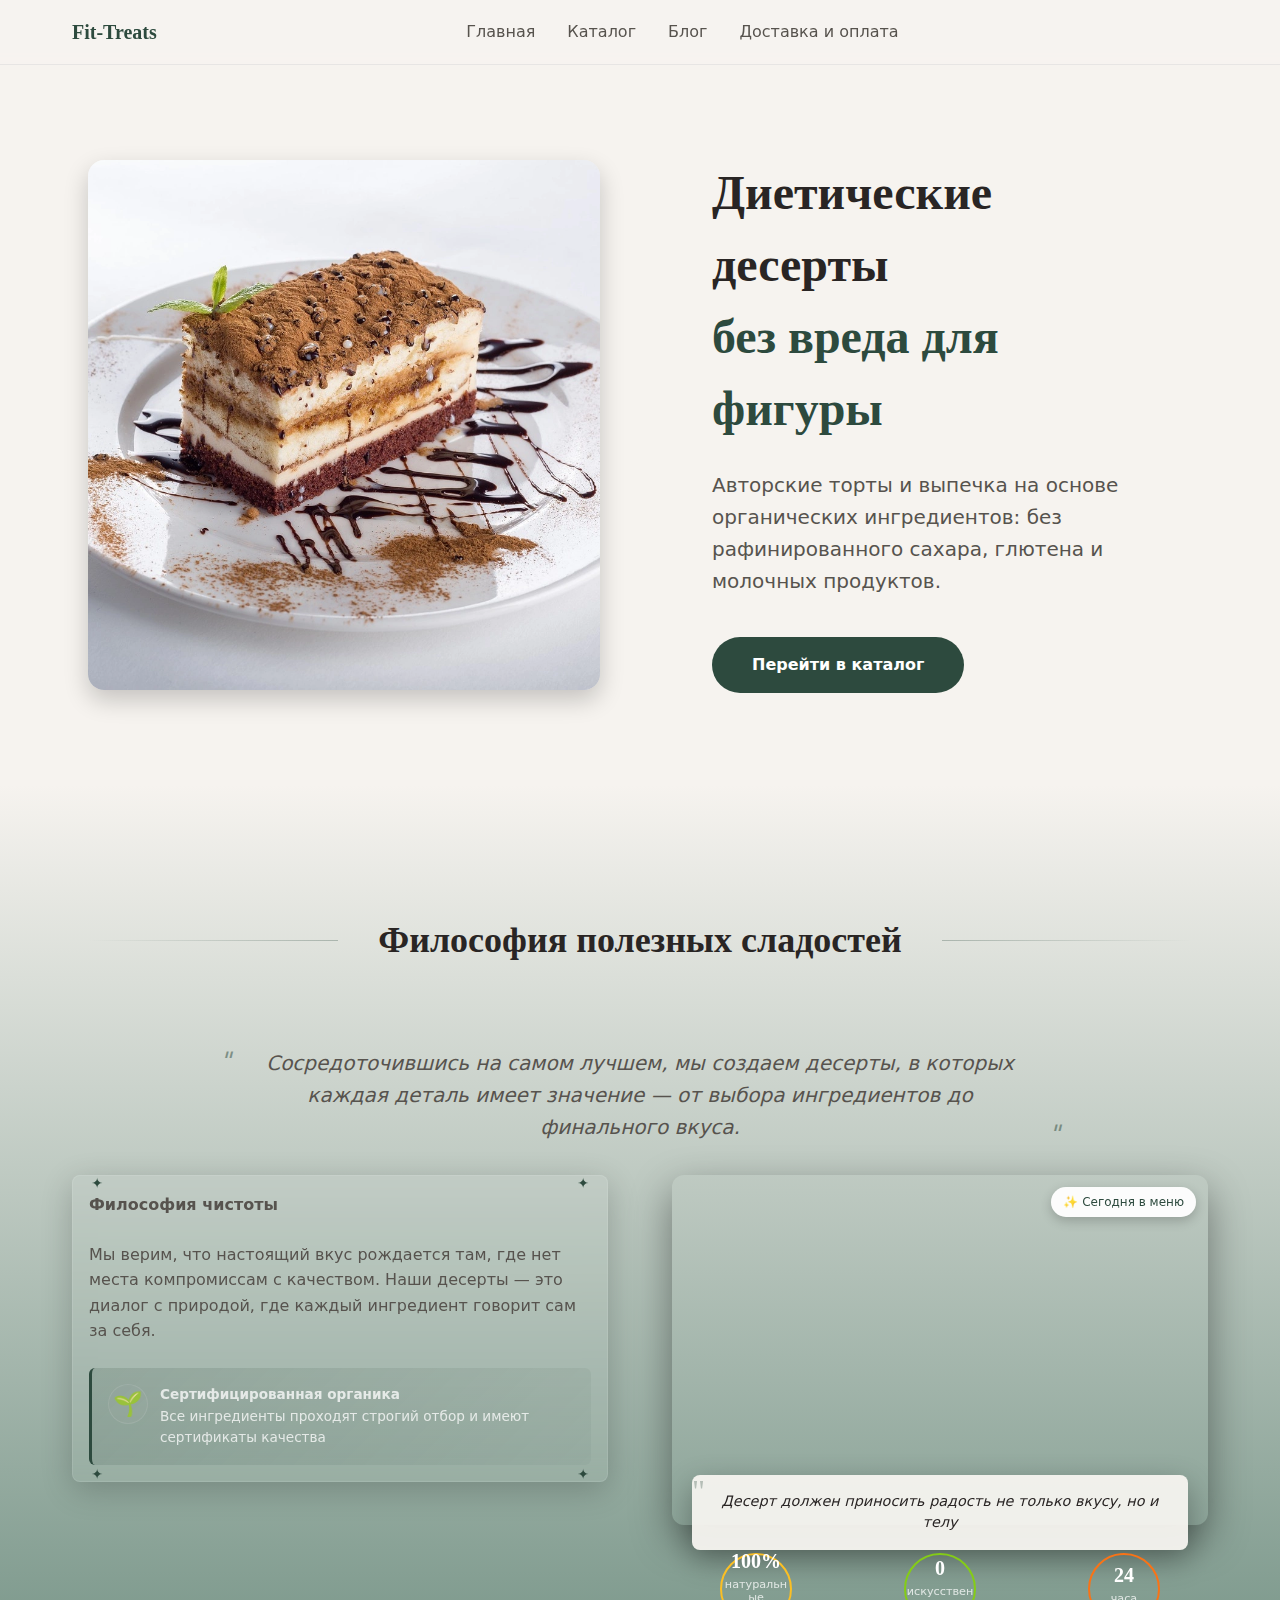
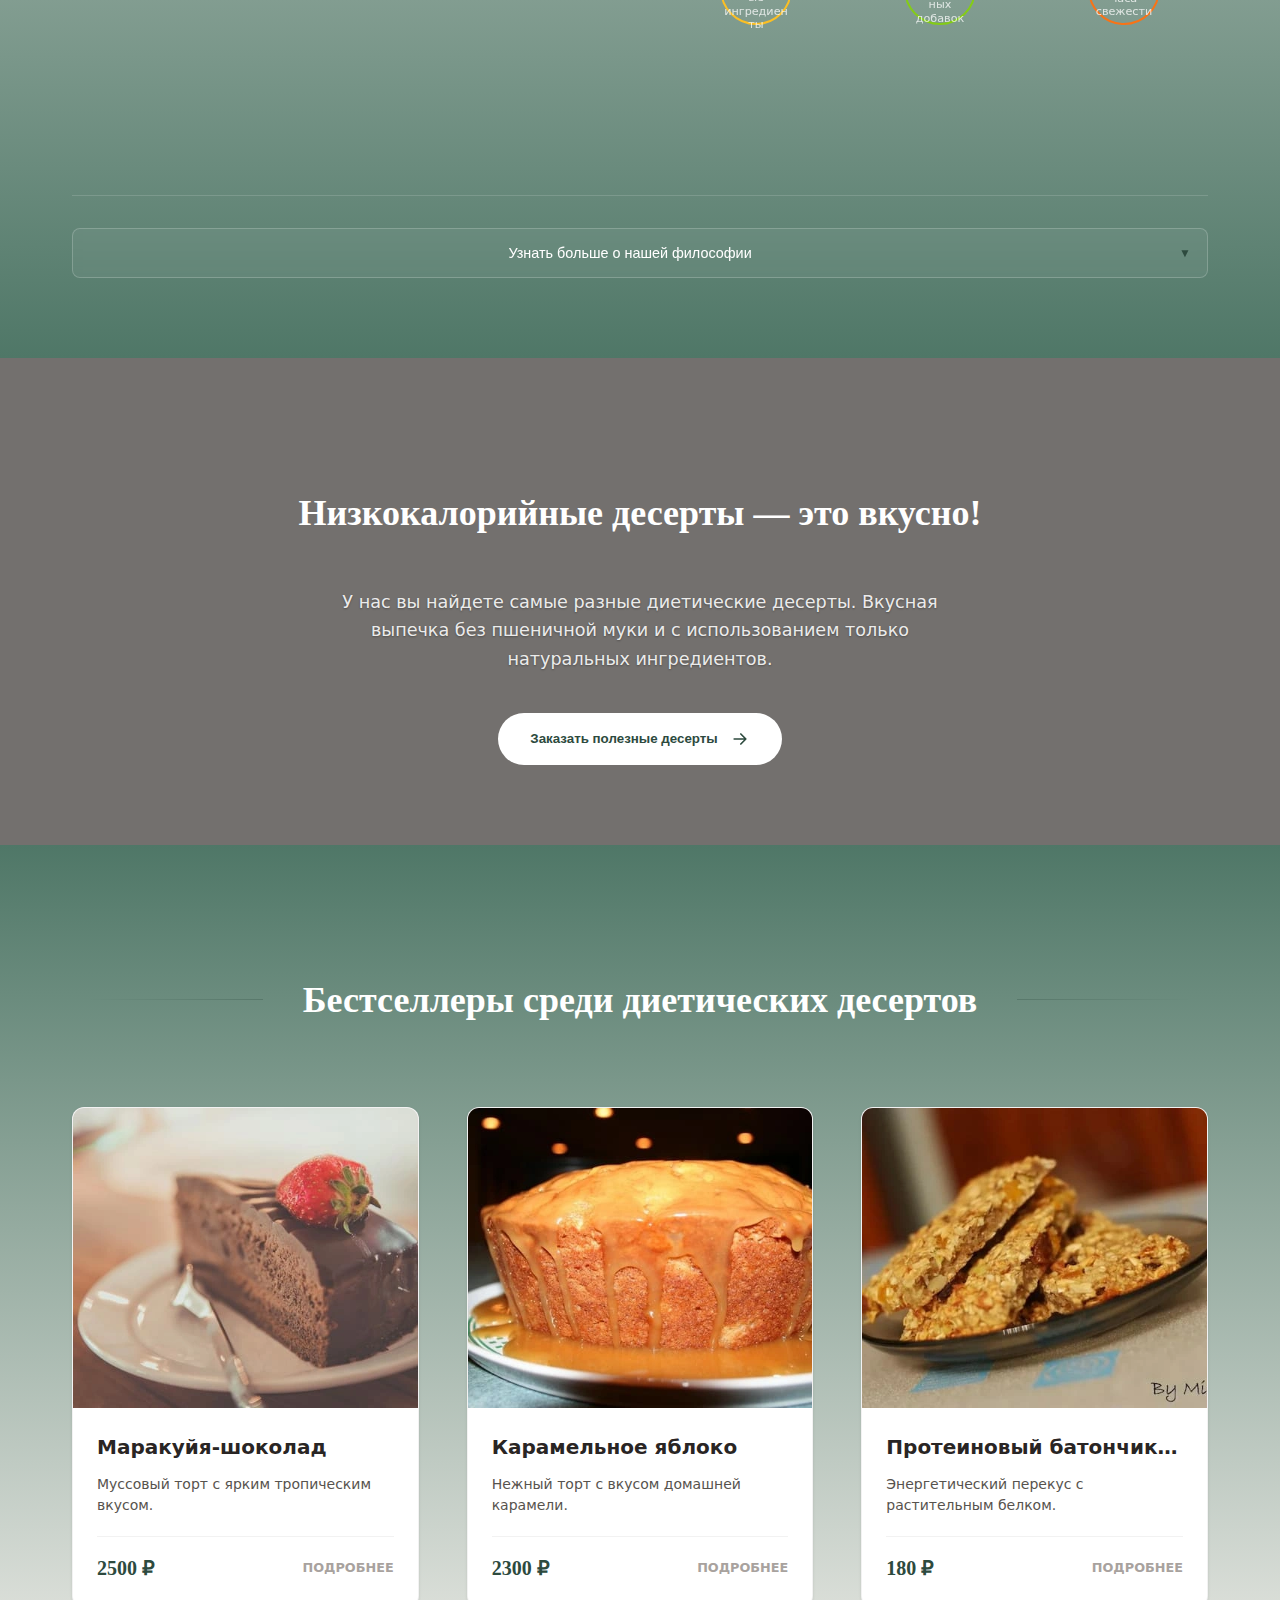
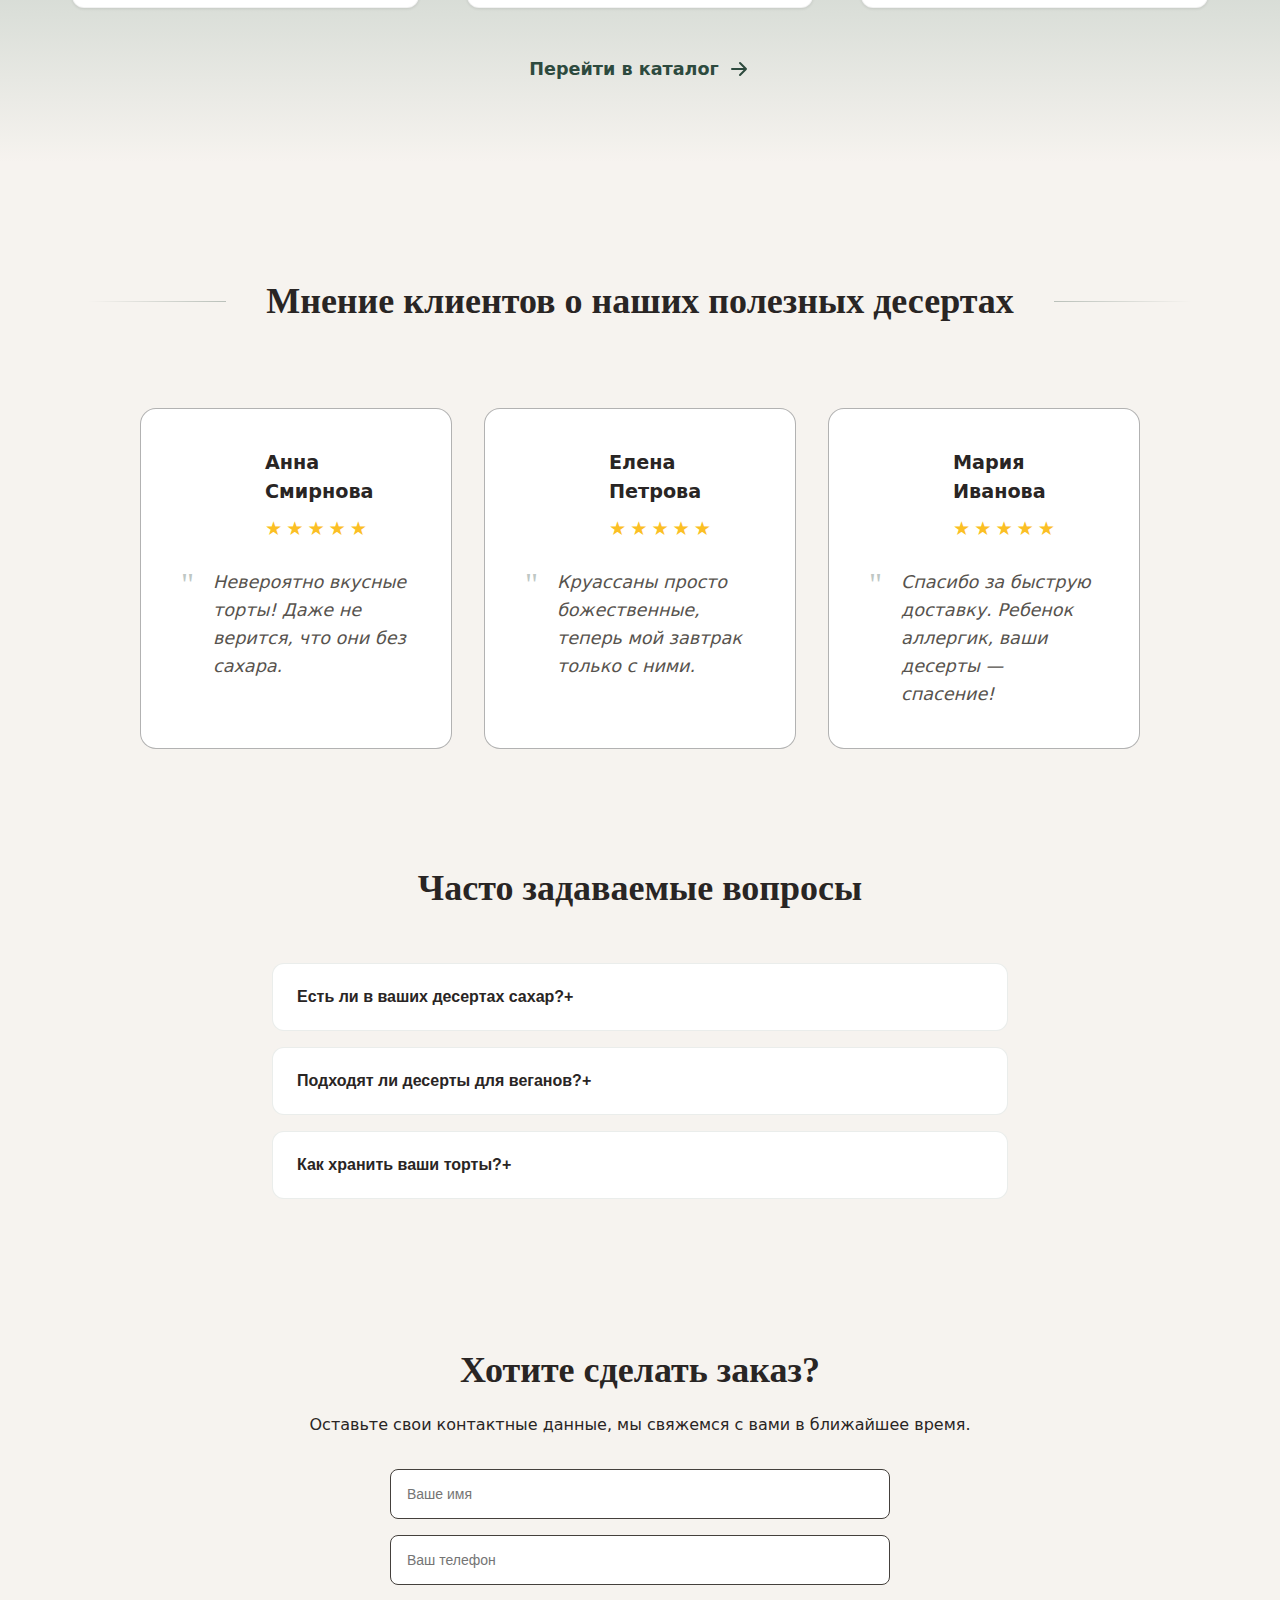
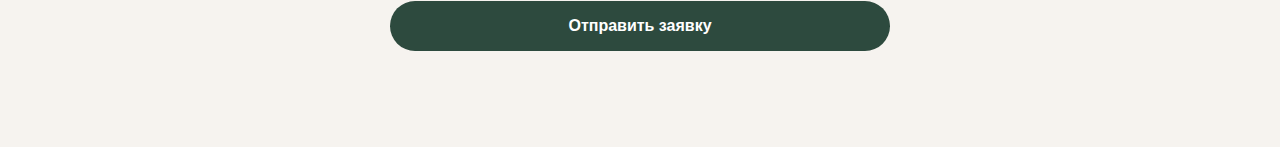
<file: index.html>
<!DOCTYPE html>
<html lang="ru">
<head>
  <link rel="icon" href="./assets/logo.svg" type="image/x-icon">
  <meta charset="UTF-8">
  <meta name="viewport" content="width=device-width, initial-scale=1.0">
  <title>Fit-Treats | Полезные десерты без сахара</title>
  <meta name="yandex-verification" content="d04b725dce9bd9e1" />
  <meta name="description" content="Наслаждайтесь вкусом без чувства вины! Авторские десерты без сахара, глютена и молочных продуктов. Здоровые сладости с доставкой по Москве.">  
  <link rel="stylesheet" href="./css/bo.css">
  <meta name="keywords" content="кондитерская полезных десертов, пп десерты без сахара, диетические десерты без сахара с доставкой в москве">

    <!-- Yandex.Metrika counter -->
<script type="text/javascript">
    (function(m,e,t,r,i,k,a){
        m[i]=m[i]||function(){(m[i].a=m[i].a||[]).push(arguments)};
        m[i].l=1*new Date();
        for (var j = 0; j < document.scripts.length; j++) {if (document.scripts[j].src === r) { return; }}
        k=e.createElement(t),a=e.getElementsByTagName(t)[0],k.async=1,k.src=r,a.parentNode.insertBefore(k,a)
    })(window, document,'script','https://mc.yandex.ru/metrika/tag.js?id=106530201', 'ym');

    ym(106530201, 'init', {ssr:true, webvisor:true, clickmap:true, ecommerce:"dataLayer", referrer: document.referrer, url: location.href, accurateTrackBounce:true, trackLinks:true});
</script>
<noscript><div><img src="https://mc.yandex.ru/watch/106530201" style="position:absolute; left:-9999px;" alt="" /></div></noscript>
<!-- /Yandex.Metrika counter -->
  
  <!-- Open Graph для соцсетей -->
  <meta property="og:title" content="Fit-Treats: Полезные десерты без сахара и глютена">
  <meta property="og:description" content="Наслаждайтесь вкусом без чувства вины! Авторские десерты без сахара, глютена и молочных продуктов. Здоровые сладости с доставкой по Москве.">
  <meta property="og:type" content="website">
  <meta property="og:url" content="https://fit-treats-five.vercel.app">
  <meta property="og:image" content="https://fit-treats-five.vercel.app/assets/og-image.webp">

  <link rel="canonical" href="https://fit-treats-five.vercel.app/index.html">


  
  <!-- Schema.org микроразметка -->
  <script type="application/ld+json">
  {
    "@context": "https://schema.org",
    "@type": "Bakery",
    "name": "HealthyDesserts",
    "description": "Пекарня полезных десертов без сахара, глютена и молочных продуктов",
    "address": {
      "@type": "PostalAddress",
      "addressLocality": "Москва",
      "addressCountry": "RU"
    },
    "servesCuisine": "Веганская, Безглютеновая, Диетическая",
    "makesOffer": [
      {
        "@type": "Offer",
        "itemOffered": {
          "@type": "MenuItem",
          "name": "Муссовый торт Маракуйя-шоколад",
          "description": "Диетический торт без сахара, молочных продуктов и яиц"
        }
      },
      {
        "@type": "Offer",
        "itemOffered": {
          "@type": "MenuItem",
          "name": "Карамельный торт с яблоком без глютена",
          "description": "Торт на яблочной основе с кремом из кешью"
        }
      }
    ],
    "priceRange": "$$",
    "image": "https://healthydesserts.ru/assets/logo.webp"
  }
  </script> 
</head>
<body>
  <header></header>

  <main>
    <!-- Hero -->
    <section class="hero-section">
      <div class="container">
        <div class="text-content">
          <h1>Диетические десерты <br><span>без вреда для фигуры</span></h1>
          <p>Авторские торты и выпечка на основе органических ингредиентов: без рафинированного сахара, глютена и молочных продуктов.</p>
          <a href="catalog.html" class="btn">Перейти в каталог</a>
        </div>
        
        <div class="image-content">
          <div class="hero-bg">
            <picture>
              <!-- Mobile -->
              <source 
                srcset="assets/hero-banner-mobile.webp 640w"
                media="(max-width: 640px)"
                type="image/webp"
                width="640"
                height="360"
              >
              <!-- Tablet -->
              <source 
                srcset="assets/hero-banner-tablet.webp 768w"
                media="(max-width: 1024px)"
                type="image/webp"
                width="768"
                height="432"
              >
              <!-- Desktop -->
              <source 
                srcset="assets/hero-banner.webp 1200w"
                type="image/webp"
                width="1200"
                height="675"
              >
              <!-- Fallback -->
              <img 
                src="assets/hero-banner.webp" 
                alt="Полезные диетические десерты без сахара и глютена"
                loading="eager"
                fetchpriority="high"
                decoding="async"
                width="1200"
                height="675"
                sizes="100vw"
              >
            </picture>
          </div>
          <div class="hero-overlay"></div>
        </div>
      </div>
    </section>

    <!-- About Section -->
    <section class="about-section">
      <div class="container">
        <!-- Заголовок с декоративным элементом -->
        <div class="about-header">
          <div class="title-decoration">
            <div class="decoration-line left"></div>
            <h2 class="section-title">Философия полезных сладостей</h2>
            <div class="decoration-line right"></div>
          </div>
          <p class="about-lead">Сосредоточившись на самом лучшем, мы создаем десерты, в которых каждая деталь имеет значение — от выбора ингредиентов до финального вкуса.</p>
        </div>

        <!-- Асимметричная композиция с изображением -->
        <div class="about-composition">
          <div class="composition-left">
            <!-- Основной текст в рамке -->
            <div class="framed-content">
              <div class="frame-top">
                <span class="corner top-left">✦</span>
                <span class="corner top-right">✦</span>
              </div>
              
              <div class="framed-text">
                <p><strong>Философия чистоты</strong></p>
                <p>Мы верим, что настоящий вкус рождается там, где нет места компромиссам с качеством. Наши десерты — это диалог с природой, где каждый ингредиент говорит сам за себя.</p>
                
                <div class="highlight-box">
                  <div class="highlight-icon">🌱</div>
                  <div class="highlight-text">
                    <p><strong>Сертифицированная органика</strong></p>
                    <p>Все ингредиенты проходят строгий отбор и имеют сертификаты качества</p>
                  </div>
                </div>
              </div>
              
              <div class="frame-bottom">
                <span class="corner bottom-left">✦</span>
                <span class="corner bottom-right">✦</span>
              </div>
            </div>
            
            <!-- Список преимуществ в виде ленты -->
            <div class="benefits-ribbon">
              <div class="ribbon-item">
                <span class="ribbon-number">01</span>
                <div class="ribbon-content">
                  <p><strong>Без искусственных сахаров</strong></p>
                  <p>Натуральная сладость из фруктов и сиропов</p>
                </div>
              </div>
              
              <div class="ribbon-item">
                <span class="ribbon-number">02</span>
                <div class="ribbon-content">
                  <p><strong>Нулевой глютен</strong></p>
                  <p>Только полезные альтернативы пшеничной муке</p>
                </div>
              </div>
              
              <div class="ribbon-item">
                <span class="ribbon-number">03</span>
                <div class="ribbon-content">
                  <p><strong>Богатые волокнами</strong></p>
                  <p>Для комфортного пищеварения и сытости</p>
                </div>
              </div>
            </div>
          </div>
          
          <div class="composition-right">
            <!-- Основное изображение с наложением -->
            <div class="main-image-frame">
              <div class="image-container">
                <picture>
                  <source 
                    srcset="assets/about-dessert-mobile.webp 480w"
                    media="(max-width: 768px)"
                    type="image/webp"
                    width="480"
                    height="320"
                  >
                  <source 
                    srcset="assets/about-dessert-tablet.webp 768w"
                    media="(max-width: 1024px)"
                    type="image/webp"
                    width="768"
                    height="512"
                  >
                  <img 
                    src="assets/about-dessert.webp" 
                    alt="Натуральные десерты Fit-Treats без сахара, глютена и молочных продуктов"
                    class="main-image"
                    loading="lazy"
                    decoding="async"
                    width="600"
                    height="400"
                    sizes="(max-width: 768px) 100vw, (max-width: 1024px) 50vw, 33vw"
                  >
                </picture>
                <div class="image-tag">
                  <span class="tag-icon">✨</span>
                  <span class="tag-text">Сегодня в меню</span>
                </div>
              </div>
              
              <!-- Цитата на изображении -->
              <div class="image-quote">
                <div class="quote-mark">"</div>
                <p>Десерт должен приносить радость не только вкусу, но и телу</p>
              </div>
            </div>
            
            <!-- Статистика в кругах -->
            <div class="stats-circles">
              <div class="stat-circle">
                <div class="circle-content">
                  <span class="stat-number">100%</span>
                  <span class="stat-label">натуральные ингредиенты</span>
                </div>
                <svg class="circle-progress" width="80" height="80">
                  <circle cx="40" cy="40" r="35" stroke="#fbbf24" stroke-width="2" fill="none"/>
                </svg>
              </div>
              
              <div class="stat-circle">
                <div class="circle-content">
                  <span class="stat-number">0</span>
                  <span class="stat-label">искусственных добавок</span>
                </div>
                <svg class="circle-progress" width="80" height="80">
                  <circle cx="40" cy="40" r="35" stroke="#84cc16" stroke-width="2" fill="none"/>
                </svg>
              </div>
              
              <div class="stat-circle">
                <div class="circle-content">
                  <span class="stat-number">24</span>
                  <span class="stat-label">часа свежести</span>
                </div>
                <svg class="circle-progress" width="80" height="80">
                  <circle cx="40" cy="40" r="35" stroke="#f97316" stroke-width="2" fill="none"/>
                </svg>
              </div>
            </div>
          </div>
        </div>
        
        <!-- Раскрывающаяся панель с дополнительной информацией -->
        <div class="expandable-panel">
          <button class="expand-btn">
            <span>Узнать больше о нашей философии</span>
            <span class="expand-icon">▼</span>
          </button>
          
          <div class="expanded-content">
            <div class="expanded-grid">
              <div class="expanded-item">
                <p class="p">Наш процесс</p>
                <p>Каждый десерт проходит 5 этапов контроля качества, от отбора ингредиентов до упаковки. Мы работаем с локальными фермерами и используем сезонные продукты.</p>
              </div>
              
              <div class="expanded-item">
                <p class="p">Для кого мы создаем</p>
                <ul>
                  <li>Веганы и вегетарианцы</li>
                  <li>Люди с пищевыми ограничениями</li>
                  <li>Спортсмены и ЗОЖники</li>
                  <li>Родители, заботящиеся о питании детей</li>
                  <li>Все, кто ценит качество и вкус</li>
                </ul>
              </div>
              
              <div class="expanded-item">
                <p class="p">Наша миссия</p>
                <p>Доказать, что полезное может быть невероятно вкусным. Мы меняем представление о десертах, создавая продукты, которые питают тело и душу.</p>
              </div>
            </div>
          </div>
        </div>
      </div>
    </section>

    <!-- CTA Banner -->
    <section class="cta-banner">
      <div class="hero-bg">
        <picture>
          <source 
            srcset="assets/cta-banner-mobile.webp 640w"
            media="(max-width: 640px)"
            type="image/webp"
            width="640"
            height="360"
          >
          <source 
            srcset="assets/cta-banner-tablet.webp 768w"
            media="(max-width: 1024px)"
            type="image/webp"
            width="768"
            height="432"
          >
          <img 
            src="assets/cta-banner.webp" 
            alt="Заказать низкокалорийные десерты без сахара"
            loading="lazy"
            decoding="async"
            width="1200"
            height="675"
            sizes="100vw"
          >
        </picture>
      </div>
      <div class="hero-overlay overlay"></div>
      <div class="container" style="position: relative; z-index: 1;">
        <h2 class="section-title" style="color: white;">Низкокалорийные десерты — это вкусно!</h2>
        <div class="cta-text">
          <p>У нас вы найдете самые разные диетические десерты. Вкусная выпечка без пшеничной муки и с использованием только натуральных ингредиентов.</p>
        </div>
        <div class="cta-button-container">
          <button class="cta-btn" data-modal="open">
            <span>Заказать полезные десерты</span>
            <svg class="cta-btn-icon" width="20" height="20" viewBox="0 0 24 24" fill="none">
              <path d="M5 12H19M19 12L13 6M19 12L13 18" stroke="currentColor" stroke-width="2" stroke-linecap="round" stroke-linejoin="round"/>
            </svg>
          </button>
        </div>
      </div>
    </section>

    <!-- Popular Products -->
    <section class="products-section">
      <div class="container">
        <div class="section-header">
          <div class="title-decoration">
            <div class="decoration-line left"></div>
            <h2 class="section-title" style="color: white;">Бестселлеры среди диетических десертов</h2>
            <div class="decoration-line right"></div>
          </div>
        </div>
        
        <div class="products-display">
          <!-- Маракуйя-шоколад -->
          <a href="products/maracuya-shokolad.html" class="product-card">
            <div class="product-image">
              <picture>
                <source srcset="./assets/cake-passion-fruit-mobile.webp" media="(max-width: 640px)" type="image/webp">
                <source srcset="./assets/cake-passion-fruit-tablet.webp" media="(max-width: 1024px)" type="image/webp">
                <img src="./assets/cake-passion-fruit.webp" alt="Маракуйя-шоколад торт" loading="lazy">
              </picture>
            </div>
            <div class="product-info">
              <h3 class="product-title">Маракуйя-шоколад</h3>
              <p class="product-desc">Муссовый торт с ярким тропическим вкусом.</p>
              <div class="product-footer">
                <span class="product-price">2500 ₽</span>
                <span style="font-size: 0.8rem; text-transform: uppercase; color: #a8a29e; font-weight: bold;">Подробнее</span>
              </div>
            </div>
          </a>
          
          <!-- Карамельное яблоко -->
          <a href="products/caramel-apple.html" class="product-card">
            <div class="product-image">
              <picture>
                <source srcset="./assets/cake-caramel-apple-mobile.webp" media="(max-width: 640px)" type="image/webp">
                <source srcset="./assets/cake-caramel-apple-tablet.webp" media="(max-width: 1024px)" type="image/webp">
                <img src="./assets/cake-caramel-apple.webp" alt="Карамельное яблоко торт" loading="lazy">
              </picture>
            </div>
            <div class="product-info">
              <h3 class="product-title">Карамельное яблоко</h3>
              <p class="product-desc">Нежный торт с вкусом домашней карамели.</p>
              <div class="product-footer">
                <span class="product-price">2300 ₽</span>
                <span style="font-size: 0.8rem; text-transform: uppercase; color: #a8a29e; font-weight: bold;">Подробнее</span>
              </div>
            </div>
          </a>
          
          <!-- Протеиновый батончик с клюквой -->
          <a href="products/protein-bar-cranberry.html" class="product-card">
            <div class="product-image">
              <picture>
                <source srcset="./assets/bars-mobile.webp" media="(max-width: 640px)" type="image/webp">
                <source srcset="./assets/bars-tablet.webp" media="(max-width: 1024px)" type="image/webp">
                <img src="./assets/bars.webp" alt="Протеиновый батончик с клюквой" loading="lazy">
              </picture>
            </div>
            <div class="product-info">
              <h3 class="product-title">Протеиновый батончик с клюквой</h3>
              <p class="product-desc">Энергетический перекус с растительным белком.</p>
              <div class="product-footer">
                <span class="product-price">180 ₽</span>
                <span style="font-size: 0.8rem; text-transform: uppercase; color: #a8a29e; font-weight: bold;">Подробнее</span>
              </div>
            </div>
          </a>
        </div>
        
        <div class="catalog-link">
          <a href="catalog.html" class="link-with-arrow">
            <span>Перейти в каталог</span>
            <svg class="arrow-icon" width="24" height="24" viewBox="0 0 24 24" fill="none">
              <path d="M5 12H19M19 12L13 6M19 12L13 18" stroke="currentColor" stroke-width="2" stroke-linecap="round" stroke-linejoin="round"/>
            </svg>
          </a>
        </div>
      </div>
    </section>
    <!-- Reviews -->
    <section class="reviews-section">
      <div class="container">
        <div class="section-header">
          <div class="title-decoration">
            <div class="decoration-line left"></div>
            <h2 class="section-title">Мнение клиентов о наших полезных десертах</h2>
            <div class="decoration-line right"></div>
          </div>
        </div>
        
        <div class="reviews-display">
          <div class="review-block">
            <div class="review-top">
              <div class="review-avatar-frame">
                <picture>
                  <source 
                    srcset="assets/review-avatar-mobile.webp 100w"
                    media="(max-width: 768px)"
                    type="image/webp"
                    width="100"
                    height="100"
                  >
                  <img 
                    src="assets/review-avatar.webp" 
                    alt="Анна Смирнова"
                    class="review-avatar"
                    loading="lazy"
                    decoding="async"
                    width="150"
                    height="150"
                    sizes="(max-width: 768px) 100px, 150px"
                  >
                </picture>
              </div>
              <div class="review-info">
                <p class="review-name">Анна Смирнова</p>
                <div class="review-stars">
                  <span class="star">★</span>
                  <span class="star">★</span>
                  <span class="star">★</span>
                  <span class="star">★</span>
                  <span class="star">★</span>
                </div>
              </div>
            </div>
            <div class="review-quote">
              <div class="quote-mark">"</div>
              <p>Невероятно вкусные торты! Даже не верится, что они без сахара.</p>
            </div>
          </div>
          
          <div class="review-block">
            <div class="review-top">
              <div class="review-avatar-frame">
                <picture>
                  <source 
                    srcset="assets/review-avatar-mobile.webp 100w"
                    media="(max-width: 768px)"
                    type="image/webp"
                    width="100"
                    height="100"
                  >
                  <img 
                    src="assets/review-avatar.webp" 
                    alt="Анна Смирнова"
                    class="review-avatar"
                    loading="lazy"
                    decoding="async"
                    width="150"
                    height="150"
                    sizes="(max-width: 768px) 100px, 150px"
                  >
                </picture>
              </div>
              <div class="review-info">
                <p class="review-name">Елена Петрова</p>
                <div class="review-stars">
                  <span class="star">★</span>
                  <span class="star">★</span>
                  <span class="star">★</span>
                  <span class="star">★</span>
                  <span class="star">★</span>
                </div>
              </div>
            </div>
            <div class="review-quote">
              <div class="quote-mark">"</div>
              <p>Круассаны просто божественные, теперь мой завтрак только с ними.</p>
            </div>
          </div>
          
          <div class="review-block">
            <div class="review-top">
              <div class="review-avatar-frame">
                <picture>
                  <source 
                    srcset="assets/review-avatar-mobile.webp 100w"
                    media="(max-width: 768px)"
                    type="image/webp"
                    width="100"
                    height="100"
                  >
                  <img 
                    src="assets/review-avatar.webp" 
                    alt="Анна Смирнова"
                    class="review-avatar"
                    loading="lazy"
                    decoding="async"
                    width="150"
                    height="150"
                    sizes="(max-width: 768px) 100px, 150px"
                  >
                </picture>
              </div>
              <div class="review-info">
                <p class="review-name">Мария Иванова</p>
                <div class="review-stars">
                  <span class="star">★</span>
                  <span class="star">★</span>
                  <span class="star">★</span>
                  <span class="star">★</span>
                  <span class="star">★</span>
                </div>
              </div>
            </div>
            <div class="review-quote">
              <div class="quote-mark">"</div>
              <p>Спасибо за быструю доставку. Ребенок аллергик, ваши десерты — спасение!</p>
            </div>
          </div>
        </div>
      </div>
    </section>

    <!-- FAQ -->
    <section class="container" style="max-width: 800px;">
      <p class="section-title"><strong>Часто задаваемые вопросы</strong></p>
      <div class="faq-item">
        <button class="faq-question">Есть ли в ваших десертах сахар? <span>+</span></button>
        <div class="faq-answer">Мы не используем белый рафинированный сахар. Сладость придают натуральные сиропы и фрукты.</div>
      </div>
      <div class="faq-item">
        <button class="faq-question">Подходят ли десерты для веганов? <span>+</span></button>
        <div class="faq-answer">Да, большинство наших десертов не содержат продуктов животного происхождения.</div>
      </div>
      <div class="faq-item">
        <button class="faq-question">Как хранить ваши торты? <span>+</span></button>
        <div class="faq-answer">Муссовые торты рекомендуется хранить в холодильнике не более 72 часов.</div>
      </div>
    </section>

    <!-- Contact Form -->
    <section class="contact-section">
      <h2 class="section-title" style="margin-bottom: 1rem;">Хотите сделать заказ?</h2>
      <p>Оставьте свои контактные данные, мы свяжемся с вами в ближайшее время.</p>
      <form class="contact-form">
        <input type="text" placeholder="Ваше имя" required>
        <input type="text" class="tel" placeholder="Ваш телефон" required>
        <button type="submit" class="btn">Отправить заявку</button>
      </form>
    </section>
  </main>



  <script type="module" src="js/script.js"></script>
</body>
</html>
</file>
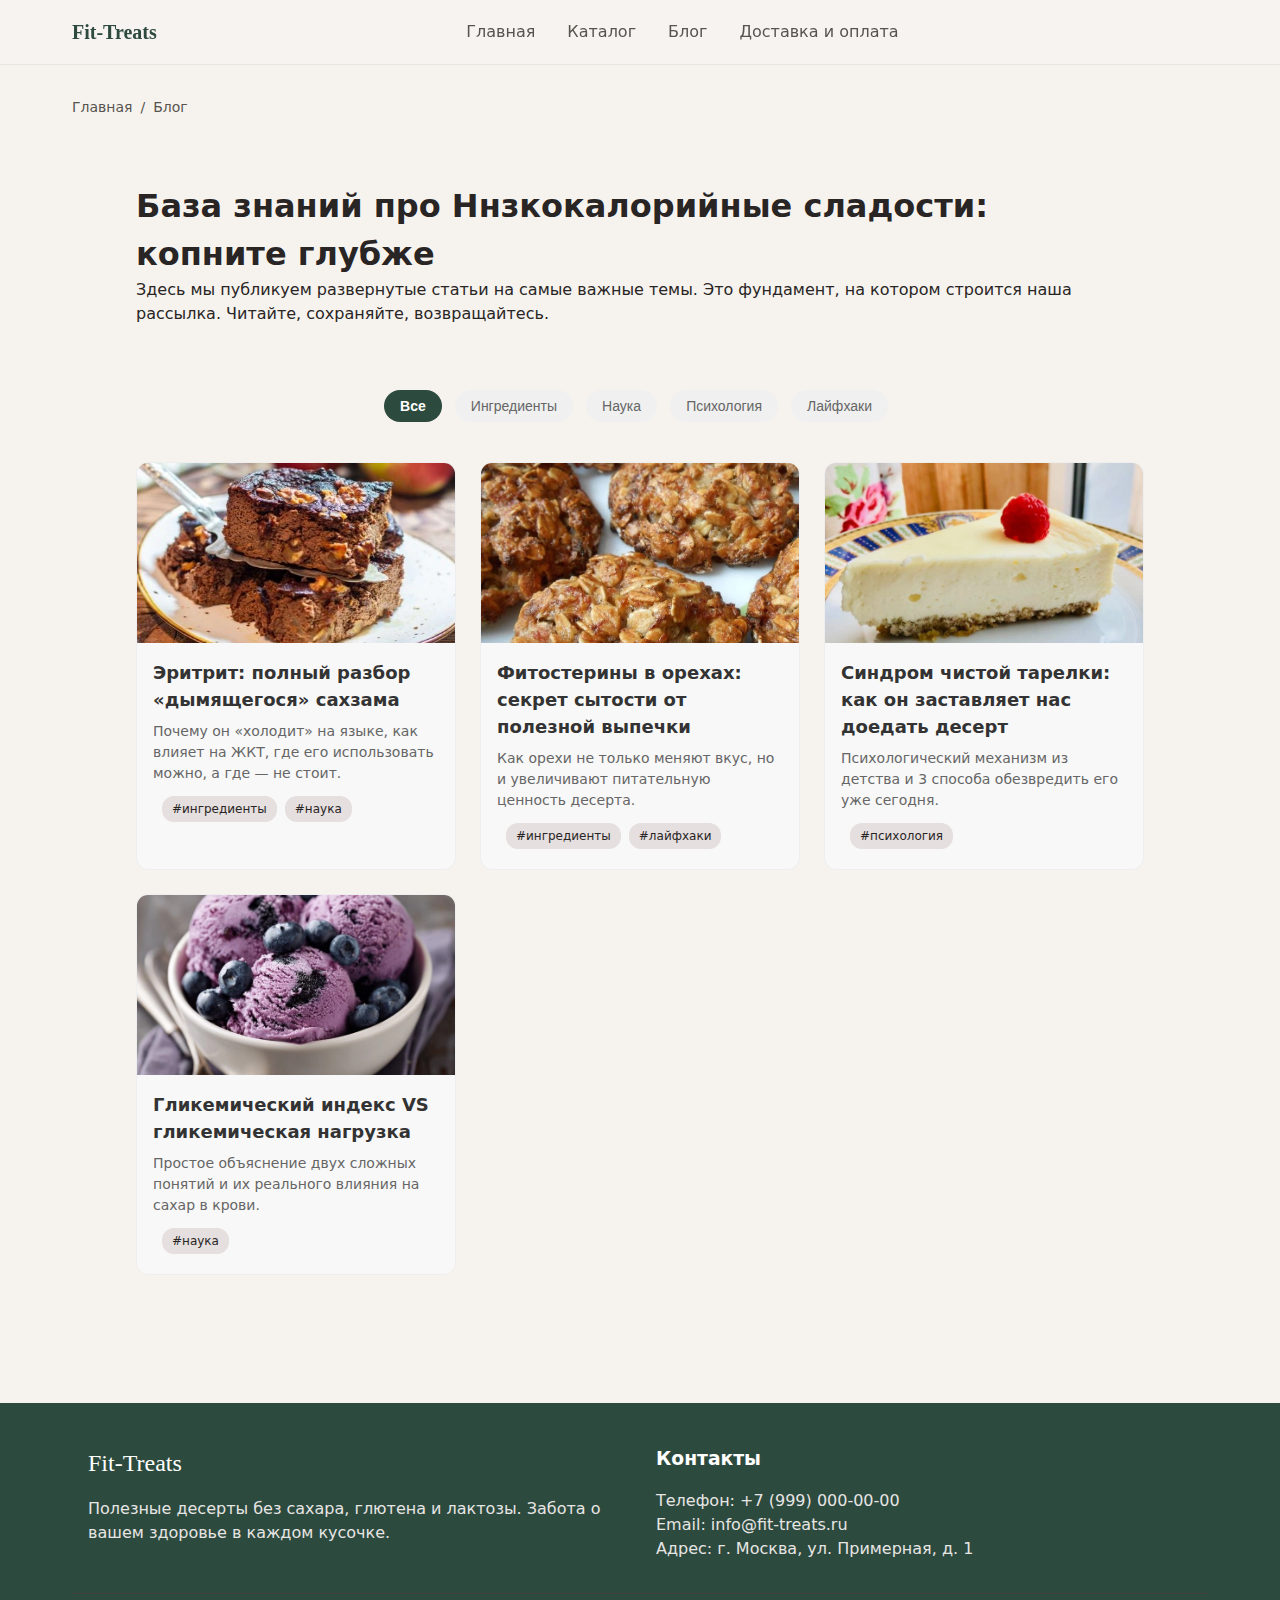
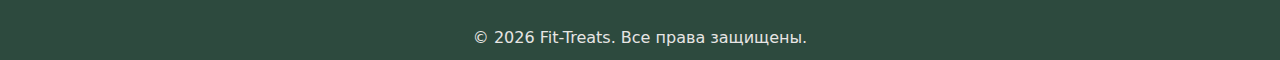
<file: blog.html>
<!DOCTYPE html>
<html lang="ru">
<head>
  <link rel="icon" href="./assets/logo.ico" type="image/x-icon">
  <meta charset="UTF-8">
  <meta name="viewport" content="width=device-width, initial-scale=1.0">
  <title>Блог о десертах без сахара | Статьи и рецепты Fit-Treats</title>
  <meta name="description" content="Читайте статьи о полезных десертах без сахара: обзоры ингредиентов, научные исследования, психология питания и лайфхаки от Fit-Treats.">
  <link rel="stylesheet" href="./css/bo.css">
  <meta name="keywords" content="чем заменяют сахар в пп десертах, эритрит польза и вред">

  <!-- Yandex.Metrika counter -->
<script type="text/javascript">
    (function(m,e,t,r,i,k,a){
        m[i]=m[i]||function(){(m[i].a=m[i].a||[]).push(arguments)};
        m[i].l=1*new Date();
        for (var j = 0; j < document.scripts.length; j++) {if (document.scripts[j].src === r) { return; }}
        k=e.createElement(t),a=e.getElementsByTagName(t)[0],k.async=1,k.src=r,a.parentNode.insertBefore(k,a)
    })(window, document,'script','https://mc.yandex.ru/metrika/tag.js?id=106530201', 'ym');

    ym(106530201, 'init', {ssr:true, webvisor:true, clickmap:true, ecommerce:"dataLayer", referrer: document.referrer, url: location.href, accurateTrackBounce:true, trackLinks:true});
</script>
<noscript><div><img src="https://mc.yandex.ru/watch/106530201" style="position:absolute; left:-9999px;" alt="" /></div></noscript>
<!-- /Yandex.Metrika counter -->
  
  <!-- Open Graph для соцсетей -->
  <meta property="og:title" content="Блог о полезных десертах без сахара | Fit-Treats">
  <meta property="og:description" content="Статьи об ингредиентах, науке питания и психологии сладкого. Экспертные материалы о десертах без сахара от Fit-Treats.">
  <meta property="og:type" content="website">
  <meta property="og:url" content="https://fit-treats-five.vercel.app/blog.html">
  <meta property="og:image" content="https://fit-treats-five.vercel.app/assets/og-blog.webp">
  
  <!-- Canonical URL -->
  <link rel="canonical" href="https://fit-treats-five.vercel.app/blog.html">
</head>
<body>
  <header></header>

  <main class="container" style="padding-top: 2rem;">
    <div class="breadcrumbs">
      <a href="index.html">Главная</a>
      <span>/</span>
      <a href="blog.html">Блог</a>
    </div>

    <section class="blog-hero">
        <div class="container narrow">
        <h1>База знаний про Ннзкокалорийные сладости: копните глубже</h1>
        <p>
            Здесь мы публикуем развернутые статьи на самые важные темы.
            Это фундамент, на котором строится наша рассылка.
            Читайте, сохраняйте, возвращайтесь.
        </p>
        </div>
    </section>

  <section class="blog-filter">
    <div class="container">
      <button class="tag active" data-tag="all">Все</button>
      <button class="tag" data-tag="ингредиенты">Ингредиенты</button>
      <button class="tag" data-tag="наука">Наука</button>
      <button class="tag" data-tag="психология">Психология</button>
      <button class="tag" data-tag="лайфхаки">Лайфхаки</button>
    </div>
  </section>

  <section class="blog-list">
    <div class="container blog-grid">

      <article class="blog-card" data-tags="ингредиенты,наука">
        <img src="assets/thumb-brownie.webp" alt="Эритрит">
        <h2>Эритрит: полный разбор «дымящегося» сахзама</h2>
        <p>
          Почему он «холодит» на языке, как влияет на ЖКТ,
          где его использовать можно, а где — не стоит.
        </p>
        <div class="tags">
          <span>#ингредиенты</span>
          <span>#наука</span>
        </div>
      </article>

      <article class="blog-card" data-tags="ингредиенты,лайфхаки">
        <img src="assets/thumb-oat.webp" alt="Фитостерины в орехах">
        <h2>Фитостерины в орехах: секрет сытости от полезной выпечки</h2>
        <p>
          Как орехи не только меняют вкус,
          но и увеличивают питательную ценность десерта.
        </p>
        <div class="tags">
          <span>#ингредиенты</span>
          <span>#лайфхаки</span>
        </div>
      </article>

      <article class="blog-card" data-tags="психология">
        <img src="assets/thumb-cheesecake.webp" alt="Синдром чистой тарелки">
        <h2>Синдром чистой тарелки: как он заставляет нас доедать десерт</h2>
        <p>
          Психологический механизм из детства
          и 3 способа обезвредить его уже сегодня.
        </p>
        <div class="tags">
          <span>#психология</span>
        </div>
      </article>

      <article class="blog-card" data-tags="наука">
        <img src="assets/thumb-icecream.webp" alt="Гликемический индекс против нагрузки">
        <h2>Гликемический индекс VS гликемическая нагрузка</h2>
        <p>
          Простое объяснение двух сложных понятий
          и их реального влияния на сахар в крови.
        </p>
        <div class="tags">
          <span>#наука</span>
        </div>
      </article>

    </div>
  </section> 
 </main>

  <footer></footer>

  <script type="module" src="js/script.js"></script>
</body>
</html>
</file>
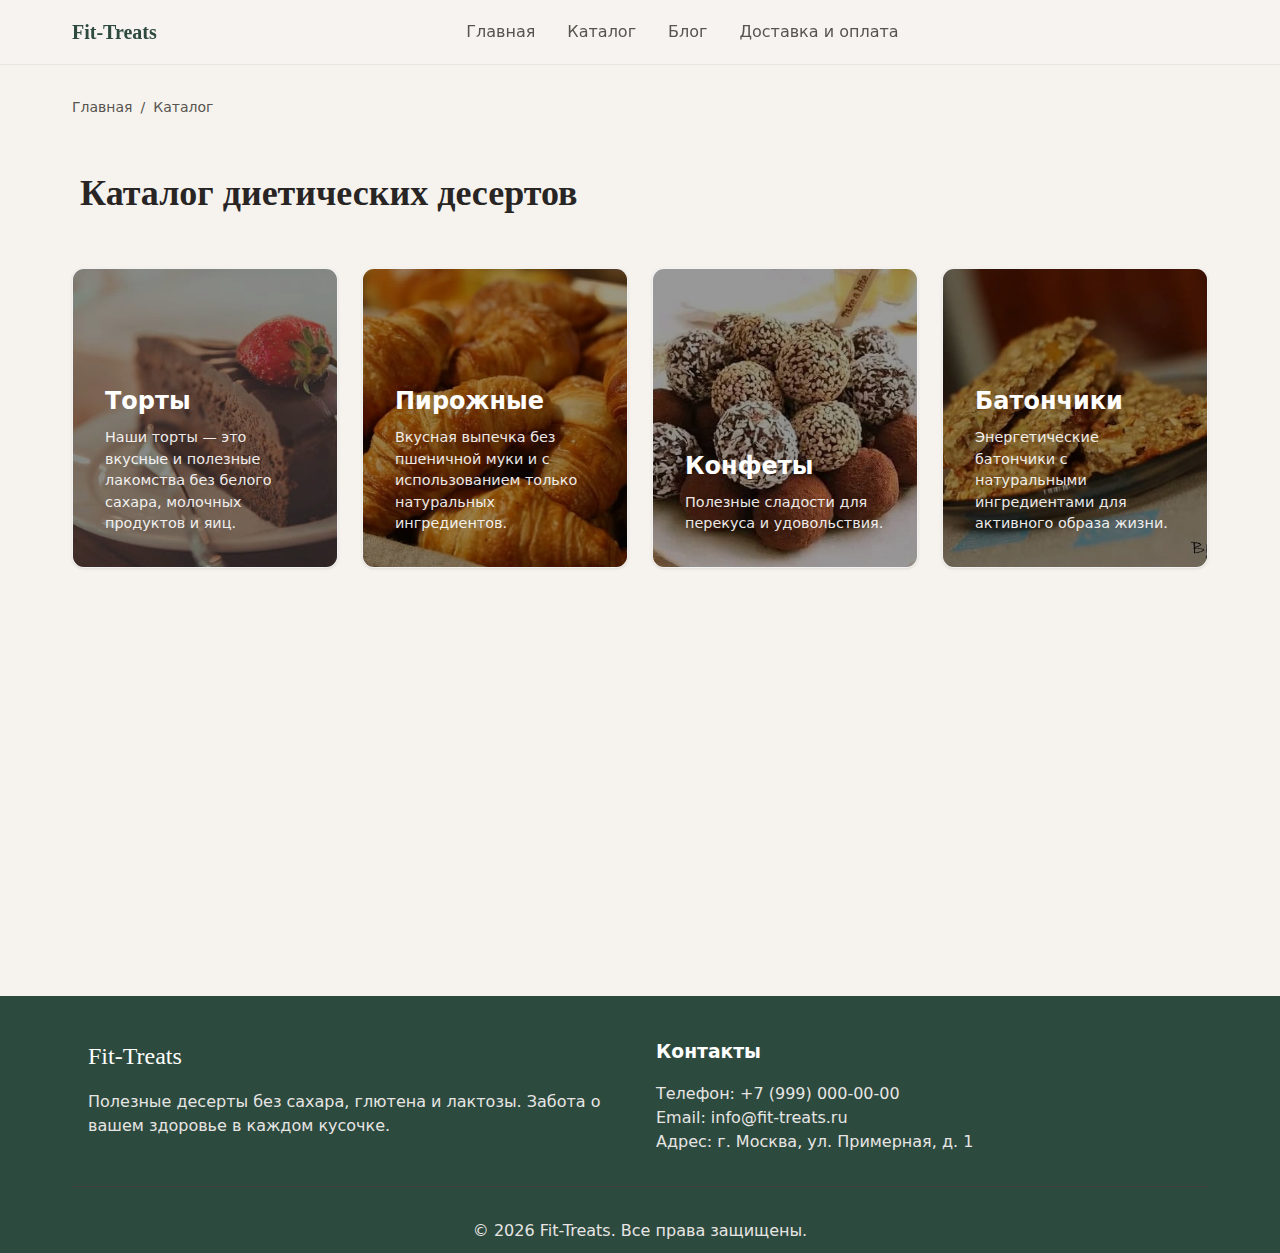
<file: catalog.html>
<!DOCTYPE html>
<html lang="ru">
<head>
  <meta charset="UTF-8">
  <meta name="viewport" content="width=device-width, initial-scale=1.0">
  <title>Каталог полезных десертов без сахара | Fit-Treats</title>
  <meta name="description" content="Каталог здоровых десертов без сахара. Выберите любимый вкус из натуральных сладостей с доставкой в Москве.">
  <meta name="keywords" content="каталог десертов без сахара, десерты без сахара купить, магазин десертов без сахара на заказ">

  <!-- Yandex.Metrika counter -->
<script type="text/javascript">
    (function(m,e,t,r,i,k,a){
        m[i]=m[i]||function(){(m[i].a=m[i].a||[]).push(arguments)};
        m[i].l=1*new Date();
        for (var j = 0; j < document.scripts.length; j++) {if (document.scripts[j].src === r) { return; }}
        k=e.createElement(t),a=e.getElementsByTagName(t)[0],k.async=1,k.src=r,a.parentNode.insertBefore(k,a)
    })(window, document,'script','https://mc.yandex.ru/metrika/tag.js?id=106530201', 'ym');

    ym(106530201, 'init', {ssr:true, webvisor:true, clickmap:true, ecommerce:"dataLayer", referrer: document.referrer, url: location.href, accurateTrackBounce:true, trackLinks:true});
</script>
<noscript><div><img src="https://mc.yandex.ru/watch/106530201" style="position:absolute; left:-9999px;" alt="" /></div></noscript>
<!-- /Yandex.Metrika counter -->
  
  <!-- Open Graph для соцсетей -->
  <meta property="og:title" content="Каталог полезных десертов без сахара | Fit-Treats">
  <meta property="og:description" content="Веганские торты, безглютеновая выпечка и полезные конфеты без сахара. Выберите здоровые сладости с доставкой по Москве.">
  <meta property="og:type" content="website">
  <meta property="og:url" content="https://fit-treats-five.vercel.app/catalog.html">
  <meta property="og:image" content="https://fit-treats-five.vercel.app/assets/og-catalog.webp">

    <link rel="canonical" href="https://fit-treats-five.vercel.app/catalog.html">


  <style>
    .container {
      width: 100%;
      max-width: 1200px;
      margin: 0 auto;
      padding: 0 1rem;
    }
     #catalog-grid {
      min-height: 600px; /* Фиксированная высота для 6 продуктов (2 ряда) */
      display: grid;
      grid-template-columns: repeat(auto-fill, minmax(250px, 1fr));
      gap: 1.5rem;
      position: relative;
    }
  </style>
  <link rel="stylesheet" href="./css/bo.css">
</head>
<body>
  <header></header>

  <main class="container" style="padding-top: 2rem;">
    <div class="breadcrumbs">
      <a href="index.html">Главная</a>
      <span>/</span>
      <a href="catalog.html">Каталог</a>
    </div>

    <h1 id="page-title" class="section-title" style="text-align: left;">Каталог диетических десертов</h1>
    <p id="category-desc" style="margin-bottom: 3rem; color: var(--text-light); max-width: 800px;"></p>

    <div id="catalog-grid" class="products-grid">
      <!-- Injected by JS -->
    </div>
  </main>

  <footer></footer>

  <script type="module" src="js/script.js"></script>
</body>
</html>
</file>
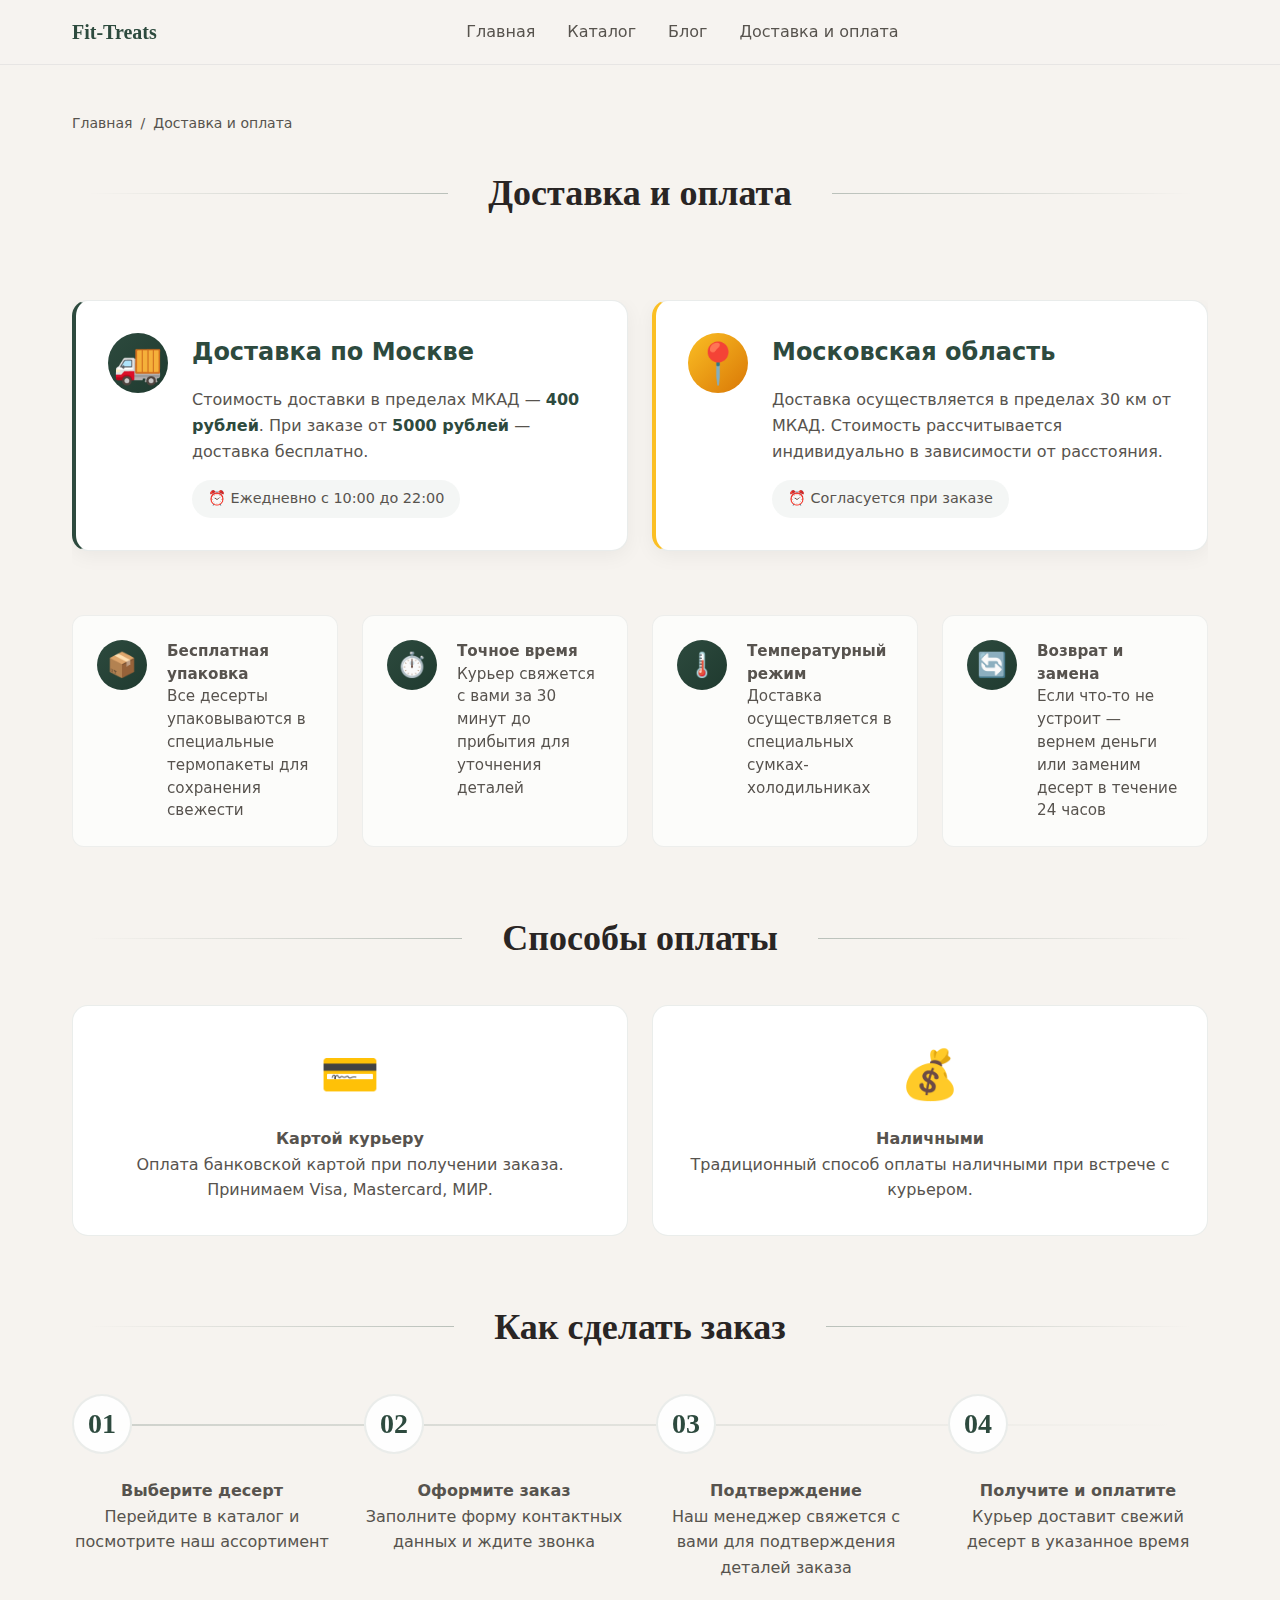
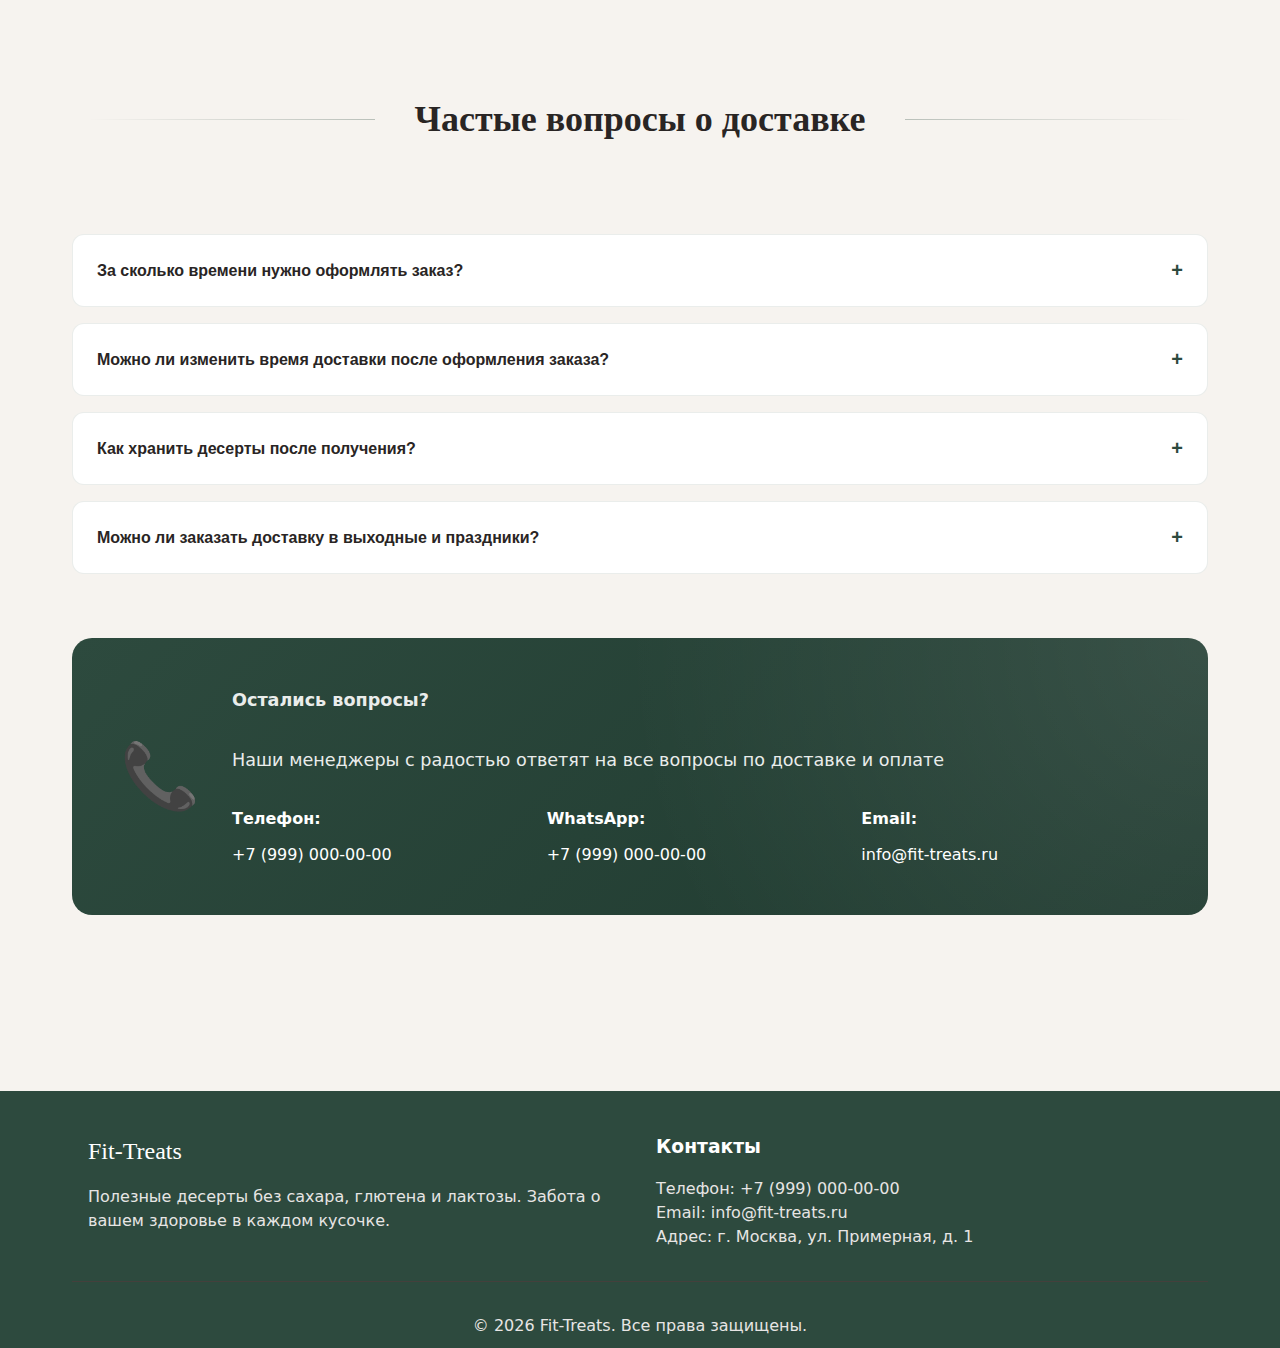
<file: delivery.html>
<!DOCTYPE html>
<html lang="ru">
<head>
  <link rel="icon" href="logo.svg" type="image/x-icon">
  <meta charset="UTF-8">
  <meta name="viewport" content="width=device-width, initial-scale=1.0">
  <title>Доставка десертов без сахара по Москве | Fit-Treats</title>
  <meta name="description" content="Условия доставки и оплаты десертов без сахара по Москве. Бесплатная доставка от 3000₽, доставка в день заказа, оплата картой курьеру.">
  <link rel="stylesheet" href="./css/bo.css">
  <meta name="keywords" content="диетические десерты без сахара с доставкой в москве, пп десерты доставка">

  <!-- Yandex.Metrika counter -->
<script type="text/javascript">
    (function(m,e,t,r,i,k,a){
        m[i]=m[i]||function(){(m[i].a=m[i].a||[]).push(arguments)};
        m[i].l=1*new Date();
        for (var j = 0; j < document.scripts.length; j++) {if (document.scripts[j].src === r) { return; }}
        k=e.createElement(t),a=e.getElementsByTagName(t)[0],k.async=1,k.src=r,a.parentNode.insertBefore(k,a)
    })(window, document,'script','https://mc.yandex.ru/metrika/tag.js?id=106530201', 'ym');

    ym(106530201, 'init', {ssr:true, webvisor:true, clickmap:true, ecommerce:"dataLayer", referrer: document.referrer, url: location.href, accurateTrackBounce:true, trackLinks:true});
</script>
<noscript><div><img src="https://mc.yandex.ru/watch/106530201" style="position:absolute; left:-9999px;" alt="" /></div></noscript>
<!-- /Yandex.Metrika counter -->
  
  <!-- Open Graph для соцсетей -->
  <meta property="og:title" content="Доставка десертов без сахара Fit-Treats по Москве">
  <meta property="og:description" content="Бесплатная доставка от 3000₽, оплата картой курьеру, доставка в день заказа. Условия доставки полезных десертов по Москве.">
  <meta property="og:type" content="website">
  <meta property="og:url" content="https://fit-treats-five.vercel.app/delivery.html">
  <meta property="og:image" content="https://fit-treats-five.vercel.app/assets/og-delivery.webp">
  
  <!-- Canonical URL -->
  <link rel="canonical" href="https://fit-treats-five.vercel.app/delivery.html">
</head>
<body>
  <header></header>

  <main class="delivery-section">
    <div class="container">
      <div class="breadcrumbs">
      <a href="index.html">Главная</a>
      <span>/</span>
      <span>Доставка и оплата</span>
    </div>

      <!-- Заголовок -->
      <div class="delivery-header">
        <div class="title-decoration">
          <div class="decoration-line left"></div>
          <h1 class="section-title" style="margin: 0;">Доставка и оплата</h1>
          <div class="decoration-line right"></div>
        </div>
      </div>

      <!-- Основная информация -->
      <div class="delivery-content">
        <!-- Карта зон доставки -->
        <div class="delivery-zones">
          <div class="zone-card primary">
            <div class="zone-icon">🚚</div>
            <div class="zone-content">
              <p class="zp"><strong>Доставка по Москве</strong></p>
              <p>Стоимость доставки в пределах МКАД — <strong>400 рублей</strong>. 
              При заказе от <strong>5000 рублей</strong> — доставка бесплатно.</p>
              <div class="zone-time">⏰ Ежедневно с 10:00 до 22:00</div>
            </div>
          </div>
          
          <div class="zone-card secondary">
            <div class="zone-icon">📍</div>
            <div class="zone-content">
              <p class="zp"><strong>Московская область</strong></p>
              <p>Доставка осуществляется в пределах 30 км от МКАД. 
              Стоимость рассчитывается индивидуально в зависимости от расстояния.</p>
              <div class="zone-time">⏰ Согласуется при заказе</div>
            </div>
          </div>
        </div>

        <!-- Сетка преимуществ доставки -->
        <div class="delivery-features-grid">
          <div class="delivery-feature">
            <div class="feature-icon-circle">📦</div>
            <div class="feature-content">
              <p><strong>Бесплатная упаковка</strong></p>
              <p>Все десерты упаковываются в специальные термопакеты для сохранения свежести</p>
            </div>
          </div>
          
          <div class="delivery-feature">
            <div class="feature-icon-circle">⏱️</div>
            <div class="feature-content">
              <p><strong>Точное время</strong></p>
              <p>Курьер свяжется с вами за 30 минут до прибытия для уточнения деталей</p>
            </div>
          </div>
          
          <div class="delivery-feature">
            <div class="feature-icon-circle">🌡️</div>
            <div class="feature-content">
              <p><strong>Температурный режим</strong></p>
              <p>Доставка осуществляется в специальных сумках-холодильниках</p>
            </div>
          </div>
          
          <div class="delivery-feature">
            <div class="feature-icon-circle">🔄</div>
            <div class="feature-content">
              <p><strong>Возврат и замена</strong></p>
              <p>Если что-то не устроит — вернем деньги или заменим десерт в течение 24 часов</p>
            </div>
          </div>
        </div>

        <!-- Способы оплаты -->
        <div class="payment-methods">
          <div class="title-decoration">
            <div class="decoration-line left"></div>
            <h2 class="section-title" style="margin: 0;">Способы оплаты</h2>
            <div class="decoration-line right"></div>
          </div>
          
          <div class="payment-cards">
            <div class="payment-card">
              <div class="payment-icon">💳</div>
              <p><strong>Картой курьеру</strong></p>
              <p>Оплата банковской картой при получении заказа. Принимаем Visa, Mastercard, МИР.</p>
            </div>
            
            <div class="payment-card">
              <div class="payment-icon">💰</div>
              <p><strong>Наличными</strong></p>
              <p>Традиционный способ оплаты наличными при встрече с курьером.</p>
            </div>
          </div>
        </div>

        <!-- Процесс заказа -->
        <div class="order-process">
          <div class="title-decoration">
            <div class="decoration-line left"></div>
            <h2 class="section-title" style="margin: 0;">Как сделать заказ</h2>
            <div class="decoration-line right"></div>
          </div>
          
          <div class="process-steps">
            <div class="process-step">
              <div class="step-number">01</div>
              <div class="step-content">
                <p><strong>Выберите десерт</strong></p>
                <p>Перейдите в каталог и посмотрите наш ассортимент</p>
              </div>
            </div>
            
            <div class="process-step">
              <div class="step-number">02</div>
              <div class="step-content">
                <p><strong>Оформите заказ</strong></p>
                <p>Заполните форму контактных данных и ждите звонка</p>
              </div>
            </div>
            
            <div class="process-step">
              <div class="step-number">03</div>
              <div class="step-content">
                <p><strong>Подтверждение</strong></p>
                <p>Наш менеджер свяжется с вами для подтверждения деталей заказа</p>
              </div>
            </div>
            
            <div class="process-step">
              <div class="step-number">04</div>
              <div class="step-content">
                <p><strong>Получите и оплатите<p></strong>
                <p>Курьер доставит свежий десерт в указанное время</p>
              </div>
            </div>
          </div>
        </div>

        <!-- FAQ по доставке -->
        <div class="delivery-faq">
          <div class="title-decoration">
            <div class="decoration-line left"></div>
            <h2 class="section-title">Частые вопросы о доставке</h2>
            <div class="decoration-line right"></div>
          </div>
          
          <div class="faq-items">
            <div class="faq-item">
              <button class="faq-question">
                <span>За сколько времени нужно оформлять заказ?</span>
                <span class="faq-icon">+</span>
              </button>
              <div class="faq-answer">
                <p>Мы рекомендуем оформлять заказы минимум за 24 часа до желаемого времени доставки. Это необходимо для подготовки свежих десертов. В экстренных случаях возможна доставка в день заказа — уточняйте у менеджера.</p>
              </div>
            </div>
            
            <div class="faq-item">
              <button class="faq-question">
                <span>Можно ли изменить время доставки после оформления заказа?</span>
                <span class="faq-icon">+</span>
              </button>
              <div class="faq-answer">
                <p>Да, время доставки можно изменить не позднее чем за 3 часа до оговоренного времени. Для этого свяжитесь с нашим менеджером по телефону или через WhatsApp.</p>
              </div>
            </div>
            
            <div class="faq-item">
              <button class="faq-question">
                <span>Как хранить десерты после получения?</span>
                <span class="faq-icon">+</span>
              </button>
              <div class="faq-answer">
                <p>Муссовые торты и десерты с кремом нужно хранить в холодильнике при температуре +2...+6°C. Сухие десерты (печенье, кексы) можно хранить при комнатной температуре в герметичной упаковке.</p>
              </div>
            </div>
            
            <div class="faq-item">
              <button class="faq-question">
                <span>Можно ли заказать доставку в выходные и праздники?</span>
                <span class="faq-icon">+</span>
              </button>
              <div class="faq-answer">
                <p>Да, мы работаем без выходных, включая праздничные дни. В праздники рекомендуем оформлять заказы за 2-3 дня из-за повышенного спроса.</p>
              </div>
            </div>
          </div>
        </div>

        <!-- Контакты для вопросов -->
        <div class="delivery-contacts">
          <div class="contacts-card">
            <div class="contacts-icon">📞</div>
            <div class="contacts-content">
              <p><strong>Остались вопросы?</strong></p>
              <p>Наши менеджеры с радостью ответят на все вопросы по доставке и оплате</p>
              <div class="contacts-info">
                <div class="contact-item">
                  <span class="contact-label">Телефон:</span>
                  <a href="tel:+79990000000" class="contact-value">+7 (999) 000-00-00</a>
                </div>
                <div class="contact-item">
                  <span class="contact-label">WhatsApp:</span>
                  <a href="https://wa.me/79990000000" class="contact-value">+7 (999) 000-00-00</a>
                </div>
                <div class="contact-item">
                  <span class="contact-label">Email:</span>
                  <a href="mailto:info@fit-treats.ru" class="contact-value">info@fit-treats.ru</a>
                </div>
              </div>
            </div>
          </div>
        </div>
      </div>
    </div>
  </main>

  <footer></footer>

  <script type="module" src="js/script.js"></script>
</body>

</html>
</file>
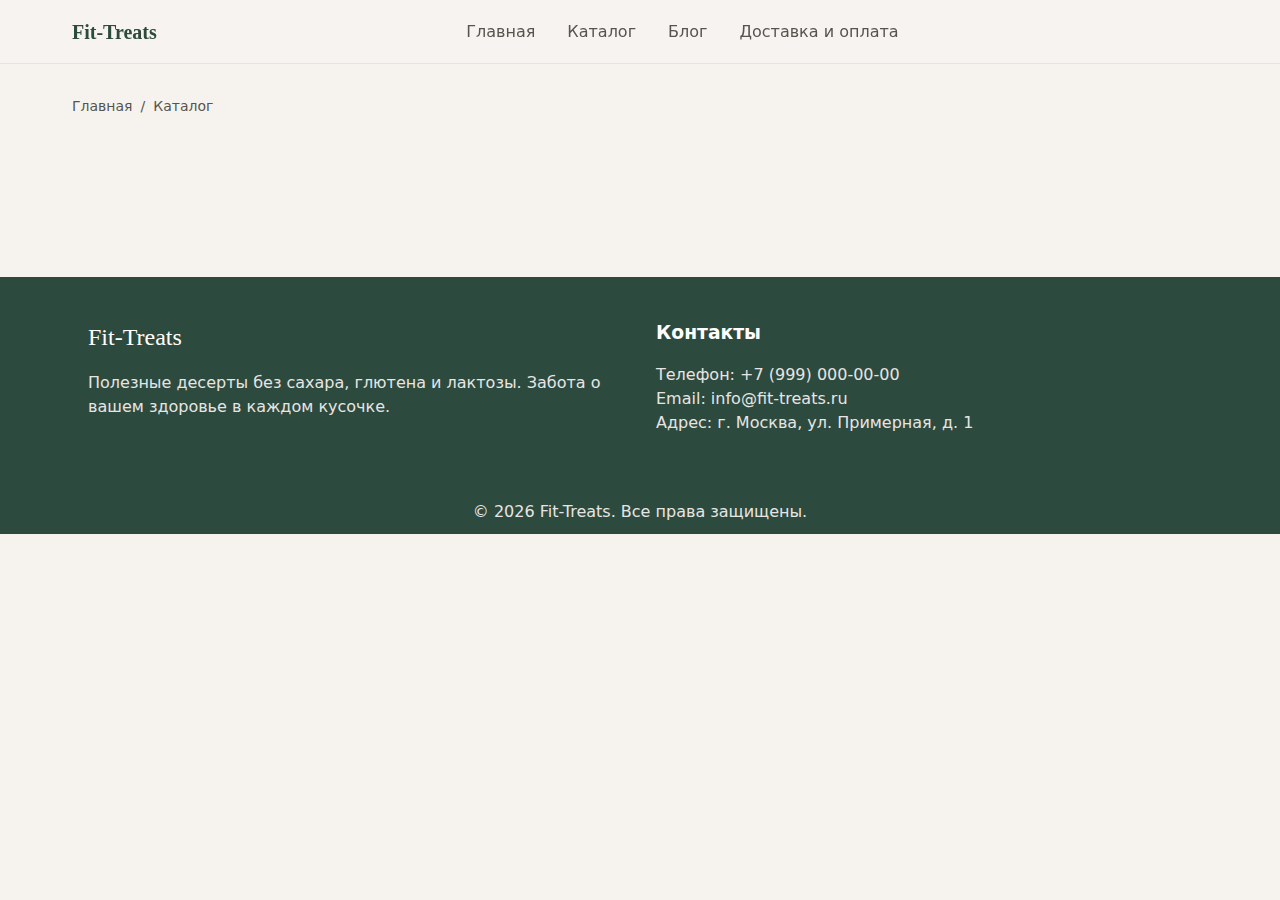
<file: product.html>
<!DOCTYPE html>
<html lang="ru">
<head>
  <meta charset="UTF-8">
  <meta name="viewport" content="width=device-width, initial-scale=1.0">
  <title>Товар | Fit-Treats</title>

  <!-- Yandex.Metrika counter -->
<script type="text/javascript">
    (function(m,e,t,r,i,k,a){
        m[i]=m[i]||function(){(m[i].a=m[i].a||[]).push(arguments)};
        m[i].l=1*new Date();
        for (var j = 0; j < document.scripts.length; j++) {if (document.scripts[j].src === r) { return; }}
        k=e.createElement(t),a=e.getElementsByTagName(t)[0],k.async=1,k.src=r,a.parentNode.insertBefore(k,a)
    })(window, document,'script','https://mc.yandex.ru/metrika/tag.js?id=106530201', 'ym');

    ym(106530201, 'init', {ssr:true, webvisor:true, clickmap:true, ecommerce:"dataLayer", referrer: document.referrer, url: location.href, accurateTrackBounce:true, trackLinks:true});
</script>
<noscript><div><img src="https://mc.yandex.ru/watch/106530201" style="position:absolute; left:-9999px;" alt="" /></div></noscript>
<!-- /Yandex.Metrika counter -->

  <style>
    header {
      height: 64px;
    }
  </style>
  <link rel="stylesheet" href="./css/bo.css">
</head>
<body>
  <header></header>

  <main class="container" style="padding-top: 2rem;">
    <div class="breadcrumbs">
      <a href="index.html">Главная</a>
      <span>/</span>
      <a href="catalog.html">Каталог</a>
    </div>

    <div id="product-detail" class="product-detail">
      <!-- Injected by JS -->
    </div>
  </main>

  <footer></footer>

  <script type="module" src="js/script.js"></script>
</body>
</html>
</file>
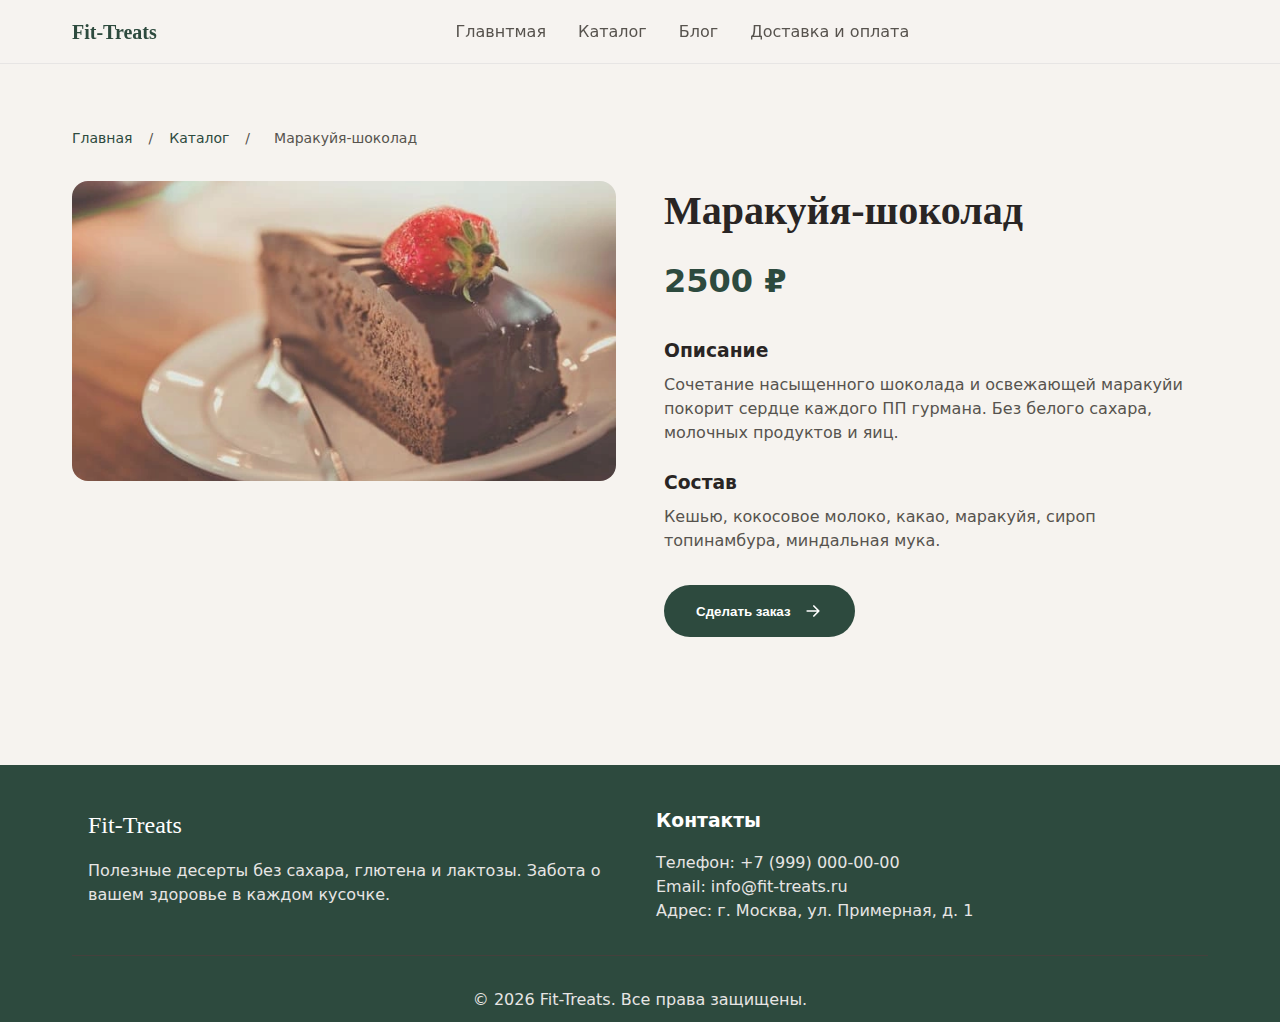
<file: products/maracuya-shokolad.html>
<!DOCTYPE html>
<html lang="ru">
<head>
  <link rel="icon" href="../assets/logo.svg" type="image/x-icon">
  <meta charset="UTF-8">
  <meta name="viewport" content="width=device-width, initial-scale=1.0">
  <title>Маракуйя-шоколад торт без сахара | Fit-Treats</title>
  <meta name="description" content="Купить маракуйя-шоколад торт без сахара. Муссовый торт с ярким тропическим вкусом. Состав: Кешью, кокосовое молоко, какао, маракуйя, сироп топинамбура, миндальная мука. Доставка по Москве.">
  <meta name="keywords" content="купить маракуйя-шоколад, маракуйя-шоколад без сахара, торт без сахара цена, заказать маракуйя-шоколад Москва">
  
  <!-- Open Graph -->
  <meta property="og:title" content="Маракуйя-шоколад торт без сахара | Fit-Treats">
  <meta property="og:description" content="Муссовый торт с ярким тропическим вкусом. Без сахара, глютена и молочных продуктов.">
  <meta property="og:image" content="https://fit-treats-five.vercel.app/assets/cake-passion-fruit.webp">
  
  <link rel="canonical" href="https://fit-treats-five.vercel.app/products/maracuya-shokolad.html">

  <!-- Yandex.Metrika counter -->
  <script type="text/javascript">
      (function(m,e,t,r,i,k,a){
          m[i]=m[i]||function(){(m[i].a=m[i].a||[]).push(arguments)};
          m[i].l=1*new Date();
          for (var j = 0; j < document.scripts.length; j++) {if (document.scripts[j].src === r) { return; }}
          k=e.createElement(t),a=e.getElementsByTagName(t)[0],k.async=1,k.src=r,a.parentNode.insertBefore(k,a)
      })(window, document,'script','https://mc.yandex.ru/metrika/tag.js?id=106605726', 'ym');
  
      ym(106605726, 'init', {ssr:true, webvisor:true, clickmap:true, ecommerce:"dataLayer", referrer: document.referrer, url: location.href, accurateTrackBounce:true, trackLinks:true});
  </script>
  <noscript><div><img src="https://mc.yandex.ru/watch/106605726" style="position:absolute; left:-9999px;" alt="" /></div></noscript>
  <!-- /Yandex.Metrika counter -->

  <style>
    header {
      height: 64px;
    }
    .container {
      width: 100%;
      max-width: 1200px;
      margin: 0 auto;
      padding: 0 1rem;
    }
    .product-detail {
      display: grid;
      grid-template-columns: 1fr;
      gap: 2rem;
      margin: 2rem 0;
    }
    @media (min-width: 768px) {
      .product-detail {
        grid-template-columns: 1fr 1fr;
      }
    }
    .product-image {
      border-radius: 1rem;
      overflow: hidden;
      height: auto;
    }
    .product-image img {
      width: 100%;
      height: auto;
      aspect-ratio: 600 / 400;
    }

    .breadcrumbs {
      margin: 2rem 0 1rem;
      font-size: 0.9rem;
      color: #666;
    }
    .breadcrumbs a {
      color: #2D4A3E;
      text-decoration: none;
    }
    .breadcrumbs span {
      margin: 0 0.5rem;
    }
  </style>
  <link rel="stylesheet" href="../css/bo.css">
</head>
<body>
  <header></header>

  <main class="container" style="padding-top: 2rem;">
    <div class="breadcrumbs">
      <a href="../index.html">Главная</a>
      <span>/</span>
      <a href="../catalog.html">Каталог</a>
      <span>/</span>
      <span>Маракуйя-шоколад</span>
    </div>

    <div class="product-detail">
      <div class="product-image">
        <picture>
          <source 
            srcset="../assets/cake-passion-fruit-mobile.webp"
            media="(max-width: 640px)"
            type="image/webp"
            width="300"
            height="200"
          >
          <source 
            srcset="../assets/cake-passion-fruit-tablet.webp"
            media="(max-width: 1024px)"
            type="image/webp"
            width="400"
            height="267"
          >
          <img 
            src="../assets/cake-passion-fruit.webp" 
            alt="Маракуйя-шоколад торт без сахара"
            loading="eager"
            fetchpriority="high"
            decoding="async"
            width="600"
            height="400"
            sizes="(max-width: 640px) 100vw, (max-width: 1024px) 75vw, 600px"
          >
        </picture>
      </div>
      <div>
        <h1 style="font-family: var(--font-serif); font-size: 2.5rem; margin-bottom: 1rem;">Маракуйя-шоколад</h1>
        <div style="font-size: 2rem; font-weight: bold; color: var(--primary-color); margin-bottom: 2rem;">2500 ₽</div>
        
        <div style="margin-bottom: 2rem;">
          <h3 style="font-weight: bold; margin-bottom: 0.5rem;">Описание</h3>
          <p style="color: var(--text-light); margin-bottom: 1.5rem;">Сочетание насыщенного шоколада и освежающей маракуйи покорит сердце каждого ПП гурмана. Без белого сахара, молочных продуктов и яиц.</p>
          
          <h3 style="font-weight: bold; margin-bottom: 0.5rem;">Состав</h3>
          <p style="color: var(--text-light);">Кешью, кокосовое молоко, какао, маракуйя, сироп топинамбура, миндальная мука.</p>
        </div>

        <div>
          <button class="pr-btn" data-modal="open">
            <span>Сделать заказ</span>
            <svg class="cta-btn-icon" width="20" height="20" viewBox="0 0 24 24" fill="none">
              <path d="M5 12H19M19 12L13 6M19 12L13 18" stroke="currentColor" stroke-width="2" stroke-linecap="round" stroke-linejoin="round"/>
            </svg>
          </button>
        </div>
      </div>
    </div>
  </main>

  <footer></footer>

    <script type="module" src="../js/script.js"></script>
    <script type="module" src="../js/script-simple.js"></script>


</body>

</html>
</file>
<file: css/bo.css>
:root {
  --primary-color: #2D4A3E; /* amber-600 */
  --primary-hover: #1f3a2f; /* amber-700 */
  --text-color: #292524; /* stone-800 */
  --text-light: #57534e; /* stone-600 */
  --bg-color: #f6f3ef; /* stone-50 */
  --white: #ffffff;
  --border-color: #e7e5e4; /* stone-200 */
  --font-sans: system-ui, -apple-system, sans-serif;
  --font-serif: Georgia, Cambria, "Times New Roman", Times, serif;
}

* {
  box-sizing: border-box;
  margin: 0;
  padding: 0;
}

body {
  font-family: var(--font-sans);
  background-color: var(--bg-color);
  color: var(--text-color);
  line-height: 1.5;
}

h2 {
  word-wrap: break-word;
}

a {
  text-decoration: none;
  color: inherit;
  transition: color 0.2s;
}

ul {
  list-style: none;
}

img {
  max-width: 100%;
  display: block;
}

/* Layout */
.container {
  width: 100%;
  margin: 0 auto;
  padding: 0 1rem;
}

/* Header - Mobile First */
header {
  background-color: rgba(246, 243, 239, 0.9);
  backdrop-filter: blur(10px);
  border-bottom: 1px solid var(--border-color);
  position: sticky;
  top: 0;
  z-index: 100;
}

nav {
  display: flex;
  justify-content: space-between;
  align-items: center;
  height: 4rem;
}

.logo {
  font-family: var(--font-serif);
  font-size: 1.25rem;
  font-weight: bold;
  color: var(--primary-color);
}

.nav-links {
  display: none;
  position: absolute;
  top: 100%;
  left: 0;
  right: 0;
  background-color: rgba(246, 243, 239, 0.98);
  backdrop-filter: blur(10px);
  border-bottom: 1px solid var(--border-color);
  padding: 1rem;
  gap: 1rem;
  flex-direction: column;
  z-index: 101;
}

.nav-links.active {
  display: flex;
}

.nav-links a {
  font-weight: 500;
  color: var(--text-light);
}

.nav-links a:hover, .nav-links a.active {
  color: var(--primary-color);
}

.mobile-menu-btn {
  display: block;
  background: none;
  border: none;
  font-size: 1.5rem;
  cursor: pointer;
}

/* Hero - Mobile First */
.hero-section {
  position: relative;
  display: flex;
  align-items: center;
  justify-content: center;
  text-align: center;
  color: var(--white);
  overflow: hidden;
}

.hero-section .hero-bg {
  position: absolute;
  inset: 0;
  z-index: -1;
}

.hero-section .hero-bg img {
  width: 100%;
  height: 100%;
  object-fit: cover;
}

.hero-section .hero-overlay {
  position: absolute;
  inset: 0;
  background-color: rgba(0, 0, 0, 0.4);
  z-index: -1;
}

.hero-section .container {
  position: relative;
  z-index: 1;
  width: 100%;
  padding: 0 1rem;
}

.hero-section h1 {
  font-family: var(--font-serif);
  font-size: 2rem;
  margin-bottom: 1rem;
  text-shadow: 0 2px 4px rgba(0, 0, 0, 0.3);
}

.hero-section p {
  font-size: 1rem;
  margin-bottom: 2rem;
  max-width: 100%;
  margin-left: auto;
  margin-right: auto;
  padding: 0 1rem;
  text-shadow: 0 1px 2px rgba(0, 0, 0, 0.3);
}

.text-content {
  padding: 15px;
}

.btn {
  display: inline-block;
  background-color: var(--primary-color);
  color: var(--white);
  padding: 0.875rem 1.75rem;
  border-radius: 9999px;
  font-weight: bold;
  transition: transform 0.2s, background-color 0.2s;
  border: none;
  cursor: pointer;
  font-size: 0.875rem;
  text-shadow: none;
}

.btn:hover {
  background-color: var(--primary-hover);
  transform: scale(1.05);
}

/* Sections */
section {
  padding: 3rem 0;
}

.section-title {
  font-family: var(--font-serif);
  font-size: 1.75rem;
  text-align: center;
  margin: 2rem 1rem;
}

/* Info Block - Mobile First */
.features {
  display: grid;
  grid-template-columns: 1fr;
  gap: 1.5rem;
  margin-bottom: 3rem;
}

.feature-card {
  background-color: var(--bg-color);
  padding: 1.5rem;
  border-radius: 1rem;
  text-align: center;
  box-shadow: 0 2px 4px -1px rgba(0, 0, 0, 0.1);
}

.feature-icon {
  width: 3rem;
  height: 3rem;
  background-color: #fef3c7; /* amber-100 */
  color: var(--primary-color);
  border-radius: 50%;
  display: flex;
  align-items: center;
  justify-content: center;
  margin: 0 auto 1rem;
  font-size: 1.25rem;
}

/* CTA Banner - Mobile First */
.cta-banner {
  position: relative;
  color: var(--white);
  text-align: center;
  min-height: 300px;
  display: flex;
  align-items: center;
  justify-content: center;
}

.cta-banner .hero-bg {
  position: absolute;
  inset: 0;
  z-index: -1;
}

.cta-banner .hero-bg img {
  width: 100%;
  height: 100%;
  object-fit: cover;
}

.cta-banner .hero-overlay {
  position: absolute;
  inset: 0;
  background-color: rgba(0, 0, 0, 0.4);
  z-index: -1;
}

.cta-banner .overlay {
  background-color: rgba(28, 25, 23, 0.6); /* stone-900/60 */
}

.cta-banner .container {
  position: relative;
  z-index: 1;
  width: 100%;
  padding: 0 1rem;
}

.cta-text {
  margin-bottom: 2.5rem;
}

.cta-text p {
  font-size: 1.1rem;
  line-height: 1.6;
  color: rgba(255, 255, 255, 0.9);
  max-width: 600px;
  margin: 0 auto;
}

.cta-btn {
  display: inline-flex;
  align-items: center;
  gap: 0.75rem;
  background: var(--white);
  color: var(--primary-color);
  padding: 1rem 2rem;
  border-radius: 9999px;
  font-weight: 600;
  border: none;
  cursor: pointer;
  transition: all 0.3s ease;
  position: relative;
  overflow: hidden;
}

.cta-btn::before {
  content: '';
  position: absolute;
  top: 0;
  left: -100%;
  width: 100%;
  height: 100%;
  background: linear-gradient(90deg, transparent, rgba(255, 255, 255, 0.3), transparent);
  transition: left 0.5s ease;
}

.cta-btn:hover {
  transform: translateY(-2px);
  box-shadow: 0 8px 25px rgba(0, 0, 0, 0.2);
}


.pr-btn {
  display: inline-flex;
  align-items: center;
  gap: 0.75rem;
  background: var(--primary-color);
  color: var(--white);
  padding: 1rem 2rem;
  border-radius: 9999px;
  font-weight: 600;
  border: none;
  cursor: pointer;
  transition: all 0.3s ease;
  position: relative;
  overflow: hidden;
}

.pr-btn::before {
  content: '';
  position: absolute;
  top: 0;
  left: -100%;
  width: 100%;
  height: 100%;
  background: linear-gradient(90deg, transparent, rgba(255, 255, 255, 0.3), transparent);
  transition: left 0.5s ease;
}

.pr-btn:hover {
  transform: translateY(-2px);
  box-shadow: 0 8px 25px rgba(0, 0, 0, 0.2);
}

.cta-btn:hover::before {
  left: 100%;
}

.cta-btn-icon {
  transition: transform 0.3s ease;
}

.cta-btn:hover .cta-btn-icon {
  transform: translateX(4px);
}

.pr {
  border: 2px solid #dc2626;
}

.products-display {
  display: grid;
  grid-template-columns: repeat(auto-fill, minmax(280px, 1fr));
  gap: 2rem;
  margin-bottom: 3rem;
}

.products-section {
  background: linear-gradient(#4f7767 0%, #f6f3ef 100%);

}

/* Обновленные стили карточек продуктов */
.product-card {
  background: var(--white);
  border-radius: 12px;
  overflow: hidden;
  transition: all 0.3s ease;
  position: relative;
  border: 1px solid rgba(0, 0, 0, 0.05);
}

.product-card::before {
  content: '';
  position: absolute;
  top: 0;
  left: 0;
  right: 0;
  height: 4px;
  background: linear-gradient(90deg, var(--primary-color), #fbbf24);
  transform: scaleX(0);
  transform-origin: left;
  transition: transform 0.3s ease;
}

.product-card:hover {
  transform: translateY(-8px);
  box-shadow: 0 15px 30px rgba(0, 0, 0, 0.1);
}

.product-card:hover::before {
  transform: scaleX(1);
}

.product-image {
  height: 220px;
  overflow: hidden;
  position: relative;
}

.product-image img {
  width: 100%;
  height: 100%;
  object-fit: cover;
  transition: transform 0.8s ease;
}

.product-card:hover .product-image img {
  transform: scale(1.05);
}

.product-info {
  padding: 1.5rem;
  position: relative;
}

.product-title {
  font-size: 1.2rem;
  font-weight: 600;
  margin-bottom: 0.75rem;
  color: var(--text-color);
  display: -webkit-box;
  -webkit-line-clamp: 1;
  -webkit-box-orient: vertical;
  overflow: hidden;
}

.product-desc {
  color: var(--text-light);
  font-size: 0.9rem;
  margin-bottom: 1.25rem;
  line-height: 1.5;
  display: -webkit-box;
  -webkit-line-clamp: 2;
  -webkit-box-orient: vertical;
  overflow: hidden;
}

.product-footer {
  display: flex;
  justify-content: space-between;
  align-items: center;
  padding-top: 1rem;
  border-top: 1px solid rgba(0, 0, 0, 0.05);
}

.product-price {
  font-size: 1.3rem;
  font-weight: 700;
  color: var(--primary-color);
  font-family: var(--font-serif);
}

.product-link {
  font-size: 0.8rem;
  text-transform: uppercase;
  color: var(--text-light);
  font-weight: 600;
  letter-spacing: 0.5px;
  transition: color 0.3s ease;
}

.product-card:hover .product-link {
  color: var(--primary-color);
}

.catalog-link {
  text-align: center;
  margin-top: 3rem;
}

.link-with-arrow {
  display: inline-flex;
  align-items: center;
  gap: 0.5rem;
  color: var(--primary-color);
  font-weight: 600;
  font-size: 1.1rem;
  transition: gap 0.3s ease;
}

.link-with-arrow:hover {
  gap: 1rem;
}

.arrow-icon {
  transition: transform 0.3s ease;
}

.link-with-arrow:hover .arrow-icon {
  transform: translateX(4px);
}


/* Reviews - Mobile First */
.reviews-section {
  padding: 4rem 0;
  overflow: hidden;
}

.reviews-section::before {
  content: '';
  position: absolute;
  top: 0;
  left: 0;
  right: 0;
  height: 1px;
  background: linear-gradient(90deg, transparent, var(--primary-color), transparent);
  opacity: 0.1;
}

.reviews-display {
  display: grid;
  grid-template-columns: 1fr;
  gap: 2rem;
  max-width: 1000px;
  margin: 0 auto;
}

.review-block {
  background: var(--white);
  border-radius: 16px;
  padding: 2rem;
  position: relative;
  border: 1px solid rgba(0, 0, 0, 0.3);
  transition: transform 0.3s ease, box-shadow 0.3s ease;
}

.review-block:hover {
  transform: translateY(-5px);
  box-shadow: 0 15px 35px rgba(0, 0, 0, 0.1);
}

.review-top {
  display: flex;
  align-items: center;
  gap: 1.5rem;
  margin-bottom: 1.5rem;
}

.review-avatar-frame {
  position: relative;
  width: 60px;
  height: 60px;
}

.review-avatar {
  width: 100%;
  height: 100%;
  border-radius: 50%;
  object-fit: cover;
}

.review-info {
  flex: 1;
}

.review-name {
  font-size: 1.2rem;
  font-weight: 600;
  color: var(--text-color);
  margin-bottom: 0.5rem;
}

.review-stars {
  display: flex;
  gap: 0.25rem;
}

.star {
  color: #fbbf24;
  font-size: 1.2rem;
}

.review-quote {
  position: relative;
  padding-left: 2rem;
}

.quote-mark {
  position: absolute;
  left: 0;
  top: 0;
  font-size: 3rem;
  color: var(--primary-color);
  opacity: 0.2;
  line-height: 1;
  font-family: var(--font-serif);
}

.review-quote p {
  font-style: italic;
  color: var(--text-light);
  line-height: 1.6;
  font-size: 1.1rem;
  margin: 0;
}

/* FAQ - Mobile First */
.faq-item {
  background-color: var(--white);
  border-radius: 0.5rem;
  margin-bottom: 0.75rem;
  overflow: hidden;
}

.faq-question {
  width: 100%;
  padding: 1.25rem;
  text-align: left;
  background: none;
  border: none;
  font-weight: 600;
  font-size: 0.875rem;
  cursor: pointer;
  display: flex;
  justify-content: space-between;
  align-items: center;
}

.faq-answer {
  padding: 0 1.25rem;
  max-height: 0;
  overflow: hidden;
  transition: max-height 0.3s ease-out, padding 0.3s;
}

.faq-item.active .faq-answer {
  padding-bottom: 1.25rem;
  max-height: 200px;
}

/* Contact Form - Mobile First */
.contact-section {
  margin: 1.5rem 0.5rem;
  padding: 2.5rem 1rem;
  text-align: center;
}

.contact-form {
  width: 100%;
  margin: 1.5rem auto 0;
  display: flex;
  flex-direction: column;
  gap: 0.875rem;
}

.contact-form input {
  padding: 0.875rem;
  border-radius: 0.5rem;
  border: 1px solid #44403c;
  background-color: #ffffff;
  color: var(--text-color);
  font-size: 0.875rem;
}

/* Footer - Mobile First */
footer {
  background-color: #2D4A3E;
  color: #e7e5e4;
  margin-top: 20px;
  padding: 10px 0;
}

.footer-grid {
  display: grid;
  grid-template-columns: 1fr;
  gap: 2rem;
  margin: 2rem 1rem;
}

.footer-grid .p {
    font-size: 1.25rem;
}

.footer-logo {
  color: var(--white);
  font-family: var(--font-serif);
  font-size: 1.25rem;
  margin-bottom: 1rem;
  display: block;
}

/* Modal - Mobile First */
.modal {
  display: none;
  position: fixed;
  inset: 0;
  background-color: rgba(0, 0, 0, 0.5);
  z-index: 1000;
  align-items: center;
  justify-content: center;
  opacity: 0;
  transition: opacity 0.3s;
  padding: 1rem;
}

.modal.open {
  display: flex;
  opacity: 1;
}

.modal-content {
  background-color: var(--white);
  padding: 1.5rem;
  border-radius: 1rem;
  width: 100%;
  max-width: 100%;
  position: relative;
  transform: scale(0.9);
  transition: transform 0.3s;
}

.modal.open .modal-content {
  transform: scale(1);
}

.close-modal {
  position: absolute;
  top: 0.75rem;
  right: 0.75rem;
  background: none;
  border: none;
  font-size: 1.25rem;
  cursor: pointer;
}

/* Breadcrumbs - Mobile First */
.breadcrumbs {
  display: flex;
  gap: 0.375rem;
  color: var(--text-light);
  font-size: 0.75rem;
  margin-bottom: 1.5rem;
  flex-wrap: wrap;
}

.breadcrumbs a:hover {
  color: var(--primary-color);
}

/* Product Detail - Mobile First */
.product-detail {
  display: grid;
  grid-template-columns: 1fr;
  gap: 2rem;
  align-items: start;
}

/* Products Grid - Mobile First */
.products-grid {
  display: grid;
  grid-template-columns: repeat(auto-fill, minmax(250px, 1fr));
  gap: 1.5rem;
}

/* Улучшенный Hero для мобильной версии */
@media (max-width: 767px) {
  .hero-section {
    min-height: auto;
    padding: 0;
    overflow: hidden; /* Предотвращает выход за границы */
  }
  
  .hero-section .container {
    display: flex;
    flex-direction: column;
    gap: 0; /* Убираем отступ между элементами */
    padding: 0; /* Убираем внутренние отступы контейнера */
  }
  
  .hero-section .text-content {
    order: 2;
    text-align: center;
    padding: 2rem 1.5rem;
    background: linear-gradient(135deg, rgba(246, 243, 239, 0.98), rgba(255, 255, 255, 0.98));
    border-radius: 20px;
    margin: -30px 1rem 0; /* Смещение вверх на 30px */
    position: relative;
    z-index: 2;
    box-shadow: 0 10px 30px rgba(45, 74, 62, 0.15);
  }
  
  .hero-section .image-content {
    order: 1;
    border-radius: 0; /* Убираем скругление для полноэкранного эффекта */
    overflow: hidden;
    margin: 0;
    position: relative;
    height: 280px;
  }
  
  .hero-section .hero-bg {
    position: absolute; /* Меняем на absolute */
    top: 0;
    left: 0;
    right: 0;
    bottom: 0;
    height: 100%;
  }
  
  .hero-section .hero-bg img {
    width: 100%;
    height: 100%;
    object-fit: cover;
    border-radius: 0; /* Убираем скругление */
  }
  
  .hero-section .hero-overlay {
    display: none; /* Скрываем оверлей */
  }
  
  .hero-section h1 {
    font-size: 1.8rem;
    margin-bottom: 1rem;
    color: var(--text-color);
    line-height: 1.2;
  }
  
  .hero-section h1 span {
    color: #2D4A3E;
    font-weight: 600;
  }
  
  .hero-section p {
    font-size: 1rem;
    color: #57534e;
    margin-bottom: 1.5rem;
    padding: 0;
    line-height: 1.5;
  }
}

/* Переопределяем планшетные стили для hero */
@media (min-width: 425px) and (max-width: 767px) {
  
  .hero-section .text-content {
    margin: -40px 2rem 0; /* Увеличиваем смещение */
    padding: 2.5rem;
  }
  
  .hero-section h1 {
    font-size: 2rem;
  }
  
  .hero-section p {
    font-size: 1.1rem;
  }
}

/* Исправления для отзывов на планшетной версии */
@media (min-width: 426px) and (max-width: 1023px) {
  .reviews-display {
    grid-template-columns: 1fr;
    gap: 1rem;
    max-width: 100%;
    padding: 0 0.5rem;
  }
  
  .review-block {
    min-width: 0; /* Убираем минимальную ширину */
    max-width: 100%;
    margin: 0 auto;
    padding: 1rem;
  }
  
  .review-quote p {
    font-size: 1rem;
  }
  
  /* Для горизонтальных планшетов делаем 2 колонки */
  @media (min-width: 768px) and (orientation: landscape) {
    .reviews-display {
      grid-template-columns: repeat(2, 1fr);
      gap: 1.5rem;
    }
    
    .review-block {
      min-height: 200px;
    }
  }
}

/* Дополнительные исправления для лучшего отображения на всех устройствах */
@media (max-width: 424px) {
  .reviews-display {
    padding: 0 0.25rem;
  }
  
  .review-block {
    padding: 1.25rem;
  }
  
  .review-top {
    gap: 1rem;
  }
  
  .review-avatar-frame {
    width: 50px;
    height: 50px;
  }
  
  .review-name {
    font-size: 1.1rem;
  }
  
  .review-quote p {
    font-size: 0.95rem;
  }
}

/* Tablet Styles (min-width: 425x) */
@media (min-width: 425px) {
  .container {
    max-width: 425px;
    padding: 0 1.5rem;
  }
  
  .hero-section {
    height: 70vh;
    min-height: 500px;
  }
  
  .hero-section h1 {
    font-size: 2.25rem;
  }
  
  .hero-section p {
    font-size: 1.125rem;
    max-width: 400px;
  }
  
  .btn {
    padding: 1rem 2rem;
    font-size: 1rem;
  }
  
  .section-title {
    font-size: 2rem;
    margin: 2.5rem 0;
  }

  .cta-banner {
    min-height: 350px;
  }
  
  .features {
    grid-template-columns: repeat(2, 1fr);
    gap: 2rem;
  }
  
  .products-grid {
    grid-template-columns: repeat(auto-fill, minmax(280px, 1fr));
  }
  
  .reviews-grid {
    grid-template-columns: repeat(2, 1fr);
  }
  
  .contact-section {
    margin: 2rem 1rem;
    padding: 3rem 2rem;
  }
  
  .footer-grid {
    grid-template-columns: repeat(2, 1fr);
    gap: 2rem;
  }
  
  .modal-content {
    max-width: 300px;
  }
}

/* Desktop Styles (min-width: 769px) */
@media (min-width: 768px) {
  .container {
    max-width: 1200px;
    padding: 0 2rem;
  }
  
  /* Desktop Navigation */
  .nav-links {
    display: flex;
    position: static;
    background-color: transparent;
    backdrop-filter: none;
    border-bottom: none;
    padding: 0;
    flex-direction: row;
    gap: 2rem;
  }
  
  .nav-links.active {
    display: flex;
  }
  
  .mobile-menu-btn {
    display: none;
  }
  
  /* Desktop Hero */
  .hero-section {
    align-items: center;
    justify-content: flex-start;
    text-align: left;
    overflow: hidden;
  }

  .hero-section .container {
    display: grid;
    grid-template-columns: 1fr 1fr;
    gap: 4rem;
    align-items: center;
    height: auto;
    max-width: 1200px;
    margin: 0 auto;
    padding: 0 2rem;
  }
  
  .hero-section .text-content {
    order: 2;
    padding-left: 2rem;
  }

  .hero-section .image-content {
    order: 1;
    position: relative;
    height: 110%;
    display: flex;
    align-items: center;
    justify-content: center;
  }

  .hero-section .hero-bg {
    position: relative;
    width: 100%;
    height: 80%;
    border-radius: 1rem;
    overflow: hidden;
    box-shadow: 0 10px 25px rgba(0, 0, 0, 0.2);
    margin-top: 0;
  }

  .hero-section .hero-bg img {
    width: 100%;
    height: 100%;
    object-fit: cover;
    transition: transform 0.5s;
  }
  
  .hero-section .hero-bg:hover img {
    transform: scale(1.05);
  }

  .hero-section .hero-overlay {
    display: none; /* Убираем оверлей на больших экранах */
  }
  
  .hero-section h1 {
    font-size: 2.5rem;
    margin-bottom: 1.5rem;
    text-shadow: none;
    color: var(--text-color);
  }
  
  .hero-section h1 span {
    color: var(--primary-color);
  }
  
  .hero-section p {
    font-size: 1.125rem;
    margin-bottom: 2.5rem;
    max-width: 500px;
    padding: 0;
    text-shadow: none;
    color: var(--text-light);
    line-height: 1.6;
  }

  .btn {
    padding: 1rem 2.5rem;
    font-size: 1rem;
  }
  
  /* Desktop Sections */
  section {
    padding: 5rem 0;
  }
  
  .section-title {
    font-size: 2.5rem;
    margin: 3rem 0;
  }

  .cta-banner {
    min-height: 400px;
  }
  
  .cta-banner .container {
    display: block; /* Важно: переопределяем grid */
    text-align: center;
    max-width: 800px;
    margin: 0 auto;
  }
  
  .cta-banner .hero-bg {
    position: absolute;
    inset: 0;
    border-radius: 0;
    box-shadow: none;
    height: 100%;
  }
  
  .cta-banner .hero-overlay {
    display: block; /* Оверлей остается */
    position: absolute;
    inset: 0;
  }
  
  .cta-banner .section-title {
    color: white !important; /* Переопределяем цвет */
  }
  
  .cta-banner p {
    text-shadow: 0 1px 2px rgba(0, 0, 0, 0.3);
    margin: 0 auto 2rem;
  }

  /* Desktop Features */
  .features {
    grid-template-columns: repeat(3, 1fr);
    gap: 2rem;
    margin-bottom: 4rem;
  }
  
  .feature-card {
    padding: 2rem;
  }
  
  .feature-icon {
    width: 4rem;
    height: 4rem;
    margin: 0 auto 1.5rem;
    font-size: 1.5rem;
  }
  
  /* Desktop Products */
  .products-grid {
    grid-template-columns: repeat(auto-fill, minmax(280px, 1fr));
    gap: 2rem;
  }
  
  .product-card {
    box-shadow: 0 1px 3px rgba(0, 0, 0, 0.1);
  }
  
  .product-card:hover {
    transform: translateY(-5px);
    box-shadow: 0 10px 15px -3px rgba(0, 0, 0, 0.1);
  }
  
  .product-image {
    height: 300px;
  }
  
  .product-info {
    padding: 1.5rem;
  }
  
  .product-title {
    font-size: 1.25rem;
  }
  
  .product-desc {
    font-size: 0.875rem;
  }
  
  .product-price {
    font-size: 1.25rem;
  }
  
  /* Desktop Reviews */

  .reviews-display {
    grid-template-columns: repeat(3, 1fr);
  }

  .reviews-grid {
    grid-template-columns: repeat(3, 1fr);
    gap: 2rem;
  }
  
  .review-card {
    padding: 2rem;
  }
  
  .review-header {
    margin-bottom: 1rem;
  }
  
  .review-avatar {
    width: 3rem;
    height: 3rem;
  }
  
  /* Desktop FAQ */
  .faq-item {
    margin-bottom: 1rem;
  }
  
  .faq-question {
    padding: 1.5rem;
    font-size: 1rem;
  }
  
  .faq-item.active .faq-answer {
    padding-bottom: 1.5rem;
  }
  
  /* Desktop Contact */
  .contact-section {
    border-radius: 2rem;
    margin: 2rem 5rem;
    padding: 4rem 2rem;
  }
  
  .contact-form {
    max-width: 500px;
    margin: 2rem auto 0;
    gap: 1rem;
  }
  
  .contact-form input {
    padding: 1rem;
  }
  
  /* Desktop Footer */
  
  .footer-grid {
    grid-template-columns: repeat(auto-fit, minmax(250px, 1fr));
  }
  
  .footer-logo {
    font-size: 1.5rem;
  }
  
  /* Desktop Modal */
  .modal {
    padding: 2rem;
  }
  
  .modal-content {
    padding: 2rem;
    width: 90%;
    max-width: 500px;
  }
  
  .close-modal {
    top: 1rem;
    right: 1rem;
    font-size: 1.5rem;
  }
  
  /* Desktop Product Detail */
  .product-detail {
    grid-template-columns: 1fr 1fr;
    gap: 3rem;
  }
  
  /* Breadcrumbs Desktop */
  .breadcrumbs {
    gap: 0.5rem;
    font-size: 0.875rem;
    margin-bottom: 2rem;
  }
}

/* Large Desktop Styles (min-width: 1024px) */
@media (min-width: 1024px) {
  .hero-section {
    height: 80vh;
    min-height: 560px;
  }
  
  .hero-section .container {
    gap: 5rem;
    padding: 0 3rem;
  }
  
  .hero-section h1 {
    font-size: 3rem;
  }

  .hero-section p {
    font-size: 1.25rem;
    max-width: 600px;
  }
  
  .hero-section .hero-bg {
    height: 85%;
  }
  
  .section-title {
    font-size: 3rem;
  }

  .cta-banner {
    min-height: 450px;
  }

  .products-display {
    gap: 3rem;
  }

  .review-block {
    padding: 2.5rem;
  }
  .products-grid {
    grid-template-columns: repeat(auto-fill, minmax(300px, 1fr));
  }

  footer {
    margin-top: 128px;
  }
}









/* About Section - Уникальный дизайн с темным градиентом */
.about-section {
  padding: 2rem 0;
  background: linear-gradient(#f6f3ef 0%, #4f7767 100%);
  position: relative;
  overflow: hidden;
  color: #000000; /* Базовый цвет текста белый */
}

/* Декоративный заголовок */
.title-decoration {
  display: flex;
  align-items: center;
  justify-content: center;
  gap: 1rem;
  margin-bottom: 2rem;
  position: relative;
  padding: 0 1rem; /* Добавил padding */
}

.decoration-line {
  flex: 1;
  height: 1px;
  background: linear-gradient(90deg, transparent, #2D4A3E, transparent);
  opacity: 0.3;
  min-width: 20px; /* Добавил минимальную ширину */
}

.decoration-line.left {
  background: linear-gradient(90deg, transparent, #2D4A3E);
}

.decoration-line.right {
  background: linear-gradient(90deg, #2D4A3E, transparent);
}

.section-title {
  color: #292524;
  font-size: 1.75rem; /* Установил фиксированный размер */
  text-align: center;
  padding: 0 0.5rem;
  white-space: normal; /* Разрешаем перенос текста */
}

.about-lead {
  text-align: center;
  font-size: 1rem;
  color: var(--text-light);
  line-height: 1.6;
  max-width: 100%;
  margin: 0 auto 2rem;
  font-style: italic;
  position: relative;
  padding: 0 1rem; /* Добавил padding */
}

.about-lead::before,
.about-lead::after {
  content: '"';
  font-size: 1.5rem;
  color: #2D4A3E;
  opacity: 0.5;
  position: absolute;
}

.about-lead::before {
  top: -5px;
  left: -10px;
}

.about-lead::after {
  bottom: -10px;
  right: -10px;
}

/* Асимметричная композиция */
.about-composition {
  display: grid;
  grid-template-columns: 1fr;
  gap: 2rem;
  margin-bottom: 3rem;
  padding: 0 1rem;
}

.framed-content {
  border: 1px solid rgba(255, 255, 255, 0.15);
  border-radius: 8px;
  padding: 1rem;
  background: rgba(255, 255, 255, 0.05);
  backdrop-filter: blur(10px);
  position: relative;
  margin-bottom: 1.5rem;
  box-shadow: 0 8px 32px rgba(0, 0, 0, 0.2);
  border: 1px solid rgba(255, 255, 255, 0.1);
  overflow: hidden; /* Добавил */
}

.frame-top,
.frame-bottom {
  position: absolute;
  left: 0;
  right: 0;
  display: flex;
  justify-content: space-between;
  pointer-events: none;
  padding: 0 1rem;
}

.frame-top {
  top: -1px;
}

.frame-bottom {
  bottom: -1px;
}

.corner {
  font-size: 0.875rem;
  color: #2D4A3E;
  width: 16px;
  height: 16px;
  display: flex;
  align-items: center;
  justify-content: center;
}

.framed-text h3 {
  font-family: var(--font-serif);
  font-size: 1.5rem;
  margin-bottom: 1rem;
  color: #292524;
  position: relative;
  display: inline-block;
  word-break: break-word;
}

.framed-text h3::after {
  content: '';
  position: absolute;
  bottom: -3px;
  left: 0;
  width: 30px;
  height: 2px;
  background-color: #2D4A3E;
}

.framed-text p {
  color: var(--text-light);
  line-height: 1.6;
  margin-bottom: 1.5rem;
  word-break: break-word;
}

.highlight-box {
  display: flex;
  align-items: flex-start;
  gap: 0.75rem;
  padding: 1rem;
  background: linear-gradient(135deg, rgba(36, 65, 53, 0.15), rgba(51, 77, 66, 0.05));
  border-radius: 6px;
  border-left: 3px solid #2D4A3E;
  flex-wrap: wrap; 
}

.highlight-icon {
  font-size: 1.5rem;
  background: rgba(255, 255, 255, 0.1);
  width: 40px;
  height: 40px;
  border-radius: 50%;
  display: flex;
  align-items: center;
  justify-content: center;
  flex-shrink: 0;
  backdrop-filter: blur(5px);
  border: 1px solid rgba(255, 255, 255, 0.1);
}

.highlight-text {
  flex: 1; /* Добавил для гибкости */
  min-width: 200px; /* Минимальная ширина */
}

.highlight-text h3 {
  font-size: 1rem;
  margin-bottom: 0.25rem;
  color: #ffffff;
  word-break: break-word;
}

.highlight-text p {
  font-size: 0.85rem;
  color: rgba(255, 255, 255, 0.75);
  margin: 0;
  word-break: break-word;
}

/* Лента преимуществ */
.benefits-ribbon {
  display: grid;
  grid-template-columns: 1fr;
  gap: 0.75rem;
}

.ribbon-item {
  display: flex;
  align-items: flex-start;
  gap: 0.75rem;
  padding: 1rem;
  background: rgba(255, 255, 255, 0.05);
  border-radius: 6px;
  border: 1px solid rgba(255, 255, 255, 0.1);
  transition: all 0.3s ease;
  position: relative;
  overflow: hidden;
  backdrop-filter: blur(5px);
  flex-wrap: wrap;
}

.ribbon-item::before {
  content: '';
  position: absolute;
  left: 0;
  top: 0;
  bottom: 0;
  width: 2px;
  background: linear-gradient(to bottom, #fbbf24, #84cc16);
  opacity: 0;
  transition: opacity 0.3s ease;
}

.ribbon-item:hover {
  transform: translateX(3px);
  box-shadow: 0 8px 24px rgba(0, 0, 0, 0.3);
  background: rgba(255, 255, 255, 0.1);
}

.ribbon-item:hover::before {
  opacity: 1;
}

.ribbon-number {
  font-family: var(--font-serif);
  font-size: 1.5rem;
  font-weight: bold;
  color: #2D4A3E;
  flex-shrink: 0;
}

.ribbon-content h3 {
  font-size: 1rem;
  margin-bottom: 0.25rem;
  color: #ffffff;
}

.ribbon-content p {
  font-size: 0.8rem;
  color: rgba(255, 255, 255, 0.75);
  margin: 0;
  flex-wrap: wrap;
}

/* Правая колонка */
.composition-right {
  display: flex;
  flex-direction: column;
  gap: 1.5rem;
}

.main-image-frame {
  position: relative;
  width: 100%;
  overflow: visible; 
}

.image-container {
  position: relative;
  border-radius: 12px;
  overflow: hidden;
  box-shadow: 0 15px 40px rgba(0, 0, 0, 0.4);
}

.main-image {
  width: 100%;
  height: 250px;
  object-fit: cover;
  transition: transform 0.8s ease;
}

.image-container:hover .main-image {
  transform: scale(1.05);
}

.image-tag {
  position: absolute;
  top: 0.75rem;
  right: 0.75rem;
  background: rgba(255, 255, 255, 0.95);
  padding: 0.375rem 0.75rem;
  border-radius: 16px;
  display: flex;
  align-items: center;
  gap: 0.25rem;
  font-size: 0.75rem;
  font-weight: 500;
  box-shadow: 0 4px 12px rgba(0, 0, 0, 0.2);
  color: #2D4A3E;
  max-width: 150px; /* Ограничил максимальную ширину */
  white-space: nowrap;
  overflow: hidden;
  text-overflow: ellipsis;
}

.tag-icon {
  color: #2D4A3E;
}

.image-quote {
  position: relative;
  margin-top: 1rem;
  background: rgba(246, 243, 239, 0.95);
  padding: 1rem;
  border-radius: 8px;
  box-shadow: 0 10px 30px rgba(0, 0, 0, 0.3);
  text-align: center;
  color: #2D4A3E;
   width: calc(100% - 2rem); /* Уменьшил ширину */
  margin-left: auto;
  margin-right: auto;
}

.quote-mark {
  font-size: 2rem;
  color: #2D4A3E;
  opacity: 0.3;
  line-height: 1;
  margin-bottom: 0.25rem;
}

.image-quote p {
  font-style: italic;
  color: var(--text-color);
  margin: 0;
  font-size: 0.9rem;
  word-break: break-word;
}

/* Круги статистики */
.stats-circles {
  display: grid;
  grid-template-columns: repeat(3, 1fr);
  gap: 0.5rem; /* Уменьшил */
  padding: 0 0.5rem;
}

.stat-circle {
  position: relative;
  width: 70px;
  height: 70px;
  margin: 0 auto;
}

.circle-content {
  position: absolute;
  top: 50%;
  left: 50%;
  transform: translate(-50%, -50%);
  text-align: center;
  z-index: 2;
  width: 100%; /* Добавил ширину */
  padding: 0 5px; 
}

.stat-number {
  display: block;
  font-family: var(--font-serif);
  font-size: 1.rem;
  font-weight: bold;
  color: #ffffff;
  word-break: break-all;
}

.stat-label {
  display: block;
  font-size: 0.6rem;
  color: rgba(255, 255, 255, 0.75);
  margin-top: 0.125rem;
  line-height: 1.2;
  word-break: break-word;
}

.circle-progress {
  width: 70px; /* Уменьшил */
  height: 70px; /* Уменьшил */
}

.circle-progress circle {
  cx: 35px; /* Обновил координаты */
  cy: 35px; /* Обновил координаты */
  r: 30px; /* Уменьшил радиус */
  animation: circlePulse 2s ease-in-out infinite;
}

/* Раскрывающаяся панель */
.expandable-panel {
  border-top: 1px solid rgba(255, 255, 255, 0.15);
  padding-top: 2rem;
  margin-top: 1.5rem;
}

.expand-btn {
  width: 100%;
  background: rgba(255, 255, 255, 0.05);
  border: 1px solid rgba(255, 255, 255, 0.2);
  padding: 1rem;
  border-radius: 8px;
  display: flex;
  justify-content: space-between;
  align-items: center;
  font-size: 0.9rem;
  color: #ffffff;
  cursor: pointer;
  transition: all 0.3s ease;
  backdrop-filter: blur(5px);
  flex-wrap: wrap;
}

.expand-btn span:first-child {
  flex: 1; /* Добавил для гибкости */
  min-width: 200px; /* Минимальная ширина */
  word-break: break-word; /* Добавил перенос слов */
}

.expand-btn:hover {
  background: rgba(45, 74, 62, 0.15);
  border-color: #2D4A3E;
}

.expand-icon {
  font-size: 0.75rem;
  color: #2D4A3E;
  transition: transform 0.3s ease;
  margin-left: 0.5rem;
}

.expanded-content {
  max-height: 0;
  overflow: hidden;
  transition: max-height 0.5s ease;
}

.expandable-panel.active .expanded-content {
  max-height: 2000px;
}

.expandable-panel.active .expand-icon {
  transform: rotate(180deg);
}

.expanded-grid {
  display: grid;
  grid-template-columns: 1fr;
  gap: 1.5rem;
  padding: 1.5rem 0;
}

.expanded-item .p {
  font-family: var(--font-serif);
  font-size: 1.25rem;
  margin-bottom: 0.75rem;
  color: #ffffff;
  position: relative;
  display: inline-block;
}

.expanded-item .p::after {
  content: '';
  position: absolute;
  bottom: -2px;
  left: 0;
  width: 100%;
  height: 1px;
  background: linear-gradient(90deg, #2D4A3E, transparent);
}

.expanded-item p,
.expanded-item ul {
  color: rgba(255, 255, 255, 0.85);
  line-height: 1.6;
  margin: 0;
  font-size: 0.9rem; /* Добавил размер шрифта */
  word-break: break-word;
}

.expanded-item ul {
  padding-left: 1.25rem;
}

.expanded-item li {
  margin-bottom: 0.375rem;
  position: relative;
  color: rgba(255, 255, 255, 0.85);
}

.expanded-item li::before {
  content: "•";
  color: #2D4A3E;
  position: absolute;
  left: -1rem;
}

.signature {
  text-align: center;
  margin-top: 2rem;
  padding-top: 1.5rem;
  border-top: 1px solid rgba(255, 255, 255, 0.15);
}

.signature-line {
  width: 80px;
  height: 1px;
  background: linear-gradient(90deg, transparent, #2D4A3E, transparent);
  margin: 0 auto 0.75rem;
}

.signature p {
  font-family: var(--font-serif);
  font-style: italic;
  color: rgba(255, 255, 255, 0.7);
  margin: 0;
}

.zone-content .zp {
  font-size: 2rem;
}

@media (min-width: 425px) {
  .about-section {
    padding: 2.5rem 0;
  }
  
  .section-title {
    font-size: 2rem;
  }
  
  .about-lead {
    font-size: 1.05rem;
    max-width: 90%;
  }
  
  .main-image {
    height: 280px;
  }
  
  .stats-circles {
    gap: 0.75rem;
  }
  
  .stat-circle {
    width: 75px;
    height: 75px;
  }
  
  .circle-progress {
    width: 75px;
    height: 75px;
  }
  
  .circle-progress circle {
    cx: 37.5px;
    cy: 37.5px;
    r: 32px;
  }
  
  .stat-number {
    font-size: 1.1rem;
  }
  
  .stat-label {
    font-size: 0.65rem;
  }
}

/* Адаптивность */
@media (min-width: 768px) {
  .about-section {
    padding: 5rem 0;
  }
  
  .about-composition {
    grid-template-columns: 1fr 1fr;
    gap: 3rem;
    align-items: start;
    padding: 0;
  }
  
  .main-image {
    height: 320px;
  }

  .image-quote {
    position: absolute; /* Вернул абсолютное позиционирование */
    bottom: -25px; /* Уменьшил */
    left: 20px;
    right: 20px;
    margin-top: 0;
    width: auto; /* Убрал фиксированную ширину */
  }
  
  .stats-circles {
    gap: 1.5rem;
  }
  
  .expanded-grid {
    grid-template-columns: repeat(3, 1fr);
  }
  
  .title-decoration {
    gap: 2rem;
  }

  .section-title {
    font-size: 2.25rem;
  }
  
  .about-lead {
    font-size: 1.125rem;
    max-width: 700px;
  }
  
  .about-lead::before {
    left: -20px;
  }
  
  .about-lead::after {
    right: -20px;
  }
}

@media (min-width: 1024px) {
  .about-lead {
    font-size: 1.25rem;
    max-width: 800px;
  }
  
  .main-image {
    height: 350px;
  }
  
  .about-composition {
    gap: 4rem;
  }

  .stats-circles {
    gap: 2rem;
  }
  
  .stat-circle {
    width: 80px;
    height: 80px;
  }
  
  .circle-progress {
    width: 80px;
    height: 80px;
  }
  
  .circle-progress circle {
    cx: 40px;
    cy: 40px;
    r: 35px;
  }
  
  .stat-number {
    font-size: 1.25rem;
  }
  
  .stat-label {
    font-size: 0.7rem;
  }
}

/* Анимация для кругов */
@keyframes circlePulse {
  0%, 100% {
    stroke-dasharray: 0, 219.91;
  }
  50% {
    stroke-dasharray: 109.955, 109.955;
  }
}

.circle-progress circle {
  animation: circlePulse 2s ease-in-out infinite;
}

















/* Delivery Section */
.delivery-section {
  padding: 3rem 0;
  min-height: calc(100vh - 200px);
}

.delivery-breadcrumbs {
  margin-bottom: 2rem;
}

.delivery-header {
  text-align: center;
  margin-bottom: 4rem;
}

.delivery-subtitle {
  color: var(--text-light);
  font-size: 1.2rem;
  max-width: 600px;
  margin: 1rem auto 0;
  line-height: 1.6;
}

.delivery-content {
  max-width: 1200px;
  margin: 0 auto;
}

/* Delivery Zones */
.delivery-zones {
  display: grid;
  grid-template-columns: 1fr;
  gap: 1.5rem;
  margin-bottom: 4rem;
}

.zone-card {
  background: var(--white);
  border-radius: 16px;
  padding: 2rem;
  display: flex;
  gap: 1.5rem;
  align-items: flex-start;
  border: 1px solid rgba(45, 74, 62, 0.1);
  box-shadow: 0 5px 20px rgba(0, 0, 0, 0.05);
  transition: all 0.3s ease;
}

.zone-card:hover {
  transform: translateY(-5px);
  box-shadow: 0 15px 35px rgba(45, 74, 62, 0.1);
}

.zone-card.primary {
  border-left: 4px solid var(--primary-color);
}

.zone-card.secondary {
  border-left: 4px solid #fbbf24;
}

.zone-icon {
  font-size: 2.5rem;
  width: 60px;
  height: 60px;
  background: linear-gradient(135deg, var(--primary-color), var(--primary-hover));
  border-radius: 50%;
  display: flex;
  align-items: center;
  justify-content: center;
  color: var(--white);
  flex-shrink: 0;
}

.zone-card.secondary .zone-icon {
  background: linear-gradient(135deg, #fbbf24, #d97706);
}

.zone-content h3 {
  font-size: 1.5rem;
  font-weight: 600;
  margin-bottom: 0.75rem;
  color: var(--text-color);
}

.zone-content p {
  color: var(--text-light);
  line-height: 1.6;
  margin-bottom: 1rem;
}

.zone-content strong {
  color: var(--primary-color);
  font-weight: 600;
}

.zone-time {
  display: inline-flex;
  align-items: center;
  gap: 0.5rem;
  padding: 0.5rem 1rem;
  background: rgba(45, 74, 62, 0.05);
  border-radius: 20px;
  font-size: 0.9rem;
  color: var(--text-light);
}

/* Delivery Features Grid */
.delivery-features-grid {
  display: grid;
  grid-template-columns: 1fr;
  gap: 1.5rem;
  margin-bottom: 4rem;
}

.delivery-feature {
  background: rgba(255, 255, 255, 0.7);
  border-radius: 12px;
  padding: 1.5rem;
  display: flex;
  gap: 1.25rem;
  align-items: flex-start;
  border: 1px solid rgba(45, 74, 62, 0.08);
  transition: all 0.3s ease;
  backdrop-filter: blur(5px);
}

.delivery-feature:hover {
  background: var(--white);
  transform: translateY(-3px);
  box-shadow: 0 10px 25px rgba(45, 74, 62, 0.1);
  border-color: rgba(45, 74, 62, 0.15);
}

.feature-icon-circle {
  width: 50px;
  height: 50px;
  background: linear-gradient(135deg, var(--primary-color), var(--primary-hover));
  border-radius: 50%;
  display: flex;
  align-items: center;
  justify-content: center;
  font-size: 1.5rem;
  color: var(--white);
  flex-shrink: 0;
}

.feature-content h3 {
  font-size: 1.1rem;
  font-weight: 600;
  margin-bottom: 0.5rem;
  color: var(--text-color);
}

.feature-content p {
  color: var(--text-light);
  font-size: 0.95rem;
  line-height: 1.5;
  margin: 0;
}

/* Payment Methods */
.payment-methods {
  margin-bottom: 4rem;
}

.payment-cards {
  display: grid;
  grid-template-columns: 1fr;
  gap: 1.5rem;
  margin-top: 2.5rem;
}

.payment-card {
  background: var(--white);
  border-radius: 16px;
  padding: 2rem;
  text-align: center;
  border: 1px solid rgba(45, 74, 62, 0.1);
  transition: all 0.3s ease;
  position: relative;
  overflow: hidden;
}

.payment-card::before {
  content: '';
  position: absolute;
  top: 0;
  left: 0;
  right: 0;
  height: 4px;
  background: linear-gradient(90deg, var(--primary-color), transparent);
  transform: scaleX(0);
  transform-origin: left;
  transition: transform 0.3s ease;
}

.payment-card:hover {
  transform: translateY(-5px);
  box-shadow: 0 15px 35px rgba(45, 74, 62, 0.1);
}

.payment-card:hover::before {
  transform: scaleX(1);
}

.payment-icon {
  font-size: 3rem;
  margin-bottom: 1rem;
  display: inline-block;
}

.payment-card h3 {
  font-size: 1.3rem;
  font-weight: 600;
  margin-bottom: 0.75rem;
  color: var(--text-color);
}

.payment-card p {
  color: var(--text-light);
  line-height: 1.6;
  margin: 0;
}

/* Order Process */
.order-process {
  margin-bottom: 4rem;
}

.process-steps {
  display: grid;
  grid-template-columns: 1fr;
  gap: 2rem;
  margin-top: 2.5rem;
  position: relative;
}

.process-steps::before {
  content: '';
  position: absolute;
  top: 40px;
  left: 30px;
  bottom: 40px;
  width: 2px;
  background: linear-gradient(to bottom, var(--primary-color), transparent);
  opacity: 0.2;
  z-index: 0;
}

.process-step {
  display: flex;
  gap: 1.5rem;
  align-items: flex-start;
  position: relative;
  z-index: 1;
}

.step-number {
  font-family: var(--font-serif);
  font-size: 1.75rem;
  font-weight: 700;
  color: var(--primary-color);
  width: 60px;
  height: 60px;
  background: rgba(255, 255, 255, 0.9);
  border: 2px solid rgba(45, 74, 62, 0.1);
  border-radius: 50%;
  display: flex;
  align-items: center;
  justify-content: center;
  flex-shrink: 0;
  backdrop-filter: blur(5px);
}

.step-content h3 {
  font-size: 1.2rem;
  font-weight: 600;
  margin-bottom: 0.5rem;
  color: var(--text-color);
}

.step-content p {
  color: var(--text-light);
  line-height: 1.6;
  margin: 0;
}

/* Delivery FAQ */
.delivery-faq {
  margin-bottom: 4rem;
}

.faq-items {
  margin-top: 2.5rem;
}

.faq-item {
  background: var(--white);
  border-radius: 12px;
  margin-bottom: 1rem;
  overflow: hidden;
  border: 1px solid rgba(45, 74, 62, 0.1);
  transition: all 0.3s ease;
}

.faq-item:hover {
  border-color: var(--primary-color);
}

.faq-question {
  width: 100%;
  padding: 1.5rem;
  text-align: left;
  background: none;
  border: none;
  font-weight: 600;
  font-size: 1rem;
  cursor: pointer;
  display: flex;
  justify-content: space-between;
  align-items: center;
  color: var(--text-color);
  transition: background 0.3s ease;
}

.faq-question:hover {
  background: rgba(45, 74, 62, 0.02);
}

.faq-icon {
  font-size: 1.25rem;
  color: var(--primary-color);
  transition: transform 0.3s ease;
}

.faq-item.active .faq-icon {
  transform: rotate(45deg);
}

.faq-answer {
  max-height: 0;
  overflow: hidden;
  transition: max-height 0.5s ease;
}

.faq-item.active .faq-answer {
  max-height: 300px;
}

.faq-answer p {
  padding: 0 1.5rem 1.5rem;
  color: var(--text-light);
  line-height: 1.6;
  margin: 0;
}

/* Delivery Contacts */
.delivery-contacts {
  margin-top: 4rem;
}

.contacts-card {
  background: linear-gradient(135deg, var(--primary-color), var(--primary-hover));
  border-radius: 20px;
  padding: 3rem;
  color: var(--white);
  display: flex;
  gap: 2rem;
  align-items: center;
  position: relative;
  overflow: hidden;
}

.contacts-card::before {
  content: '';
  position: absolute;
  top: 0;
  left: 0;
  right: 0;
  bottom: 0;
  background: radial-gradient(circle at top right, rgba(255, 255, 255, 0.1), transparent 50%);
}

.contacts-icon {
  font-size: 4rem;
  flex-shrink: 0;
  position: relative;
  z-index: 1;
}

.contacts-content {
  flex: 1;
  position: relative;
  z-index: 1;
}

.contacts-content h3 {
  font-size: 2rem;
  font-weight: 600;
  margin-bottom: 0.75rem;
  font-family: var(--font-serif);
}

.contacts-content p {
  font-size: 1.1rem;
  opacity: 0.9;
  margin-bottom: 2rem;
  line-height: 1.6;
}

.contacts-info {
  display: grid;
  grid-template-columns: 1fr;
  gap: 1rem;
}

.contact-item {
  display: flex;
  flex-wrap: wrap;
  gap: 0.5rem;
}

.contact-label {
  font-weight: 600;
  min-width: 100px;
}

.contact-value {
  color: var(--white);
  text-decoration: none;
  transition: opacity 0.3s ease;
  font-weight: 500;
}

.contact-value:hover {
  opacity: 0.9;
  text-decoration: underline;
}

/* Адаптивность */
@media (min-width: 768px) {
  .delivery-section {
    padding: 4rem 0;
  }
  
  .delivery-zones {
    grid-template-columns: 1fr 1fr;
  }
  
  .delivery-features-grid {
    grid-template-columns: repeat(2, 1fr);
  }
  
  .payment-cards {
    grid-template-columns: repeat(2, 1fr);
  }
  
  .process-steps {
    grid-template-columns: 1fr;
  }
  
  .contacts-info {
    grid-template-columns: repeat(3, 1fr);
  }
  
  .contact-item {
    flex-direction: column;
  }
  
  .contact-label {
    min-width: auto;
    margin-bottom: 0.25rem;
  }
}

@media (min-width: 1024px) {
  .delivery-features-grid {
    grid-template-columns: repeat(4, 1fr);
  }
  
  .process-steps {
    grid-template-columns: repeat(4, 1fr);
    gap: 2rem;
  }
  
  .process-steps::before {
    content: '';
    position: absolute;
    top: 30px;
    left: 30px;
    right: 30px;
    height: 2px;
    width: calc(100% - 60px);
    background: linear-gradient(to right, var(--primary-color), transparent);
    opacity: 0.2;
  }
  
  .process-step {
    flex-direction: column;
    text-align: center;
  }
  
  .step-content {
    text-align: center;
  }
}

@media (min-width: 1200px) {
  .delivery-header {
    margin-bottom: 5rem;
  }
  
  .delivery-subtitle {
    font-size: 1.3rem;
  }
}







/* Добавьте эти стили в конец файла bo.css, перед медиа-запросами для delivery */

/* Исправление для зон доставки на мобильных */
@media (max-width: 767px) {
  .delivery-zones {
    margin-left: 0;
    margin-right: 0;
    width: 100%;
    overflow-x: hidden;
  }
  
  .zone-card {
    flex-direction: column;
    padding: 1.5rem;
    margin: 0;
    width: 100%;
    box-sizing: border-box;
  }
  
  .zone-icon {
    margin-bottom: 1rem;
  }
  
  .zone-content h3 {
    font-size: 1.3rem;
    margin-bottom: 0.5rem;
  }
  
  .zone-content p {
    font-size: 0.95rem;
    margin-bottom: 1rem;
  }
  
  /* Исправление для сетки преимуществ */
  .delivery-features-grid {
    margin-left: 0;
    margin-right: 0;
  }
  
  .delivery-feature {
    flex-direction: column;
    text-align: center;
    padding: 1.25rem;
  }
  
  .feature-icon-circle {
    margin: 0 auto 1rem;
  }
  
  /* Исправление для способов оплаты */
  .payment-cards {
    margin-left: 0;
    margin-right: 0;
  }
  
  .payment-card {
    padding: 1.5rem;
    width: 100%;
    box-sizing: border-box;
  }
  
  /* Исправление для процесса заказа */
  .process-step {
    flex-direction: column;
    text-align: center;
    gap: 1rem;
  }
  
  .step-number {
    width: 50px;
    height: 50px;
    font-size: 1.25rem;
  }
  
  /* Исправление для FAQ */
  .faq-question {
    padding: 1.25rem;
    font-size: 0.95rem;
    flex-wrap: wrap;
  }
  
  .faq-question span:first-child {
    text-align: left;
    flex: 1;
    min-width: 0;
  }
  
  /* Полное переписывание блока контактов для мобильных */
  .delivery-contacts {
    margin: 3rem 0 0;
    width: 100%;
    overflow: hidden;
  }
  
  .contacts-card {
    flex-direction: column;
    text-align: center;
    padding: 2rem 1.5rem;
    border-radius: 16px;
    width: 100%;
    box-sizing: border-box;
    margin: 0;
    background: linear-gradient(135deg, var(--primary-color), var(--primary-hover));
  }
  
  .contacts-icon {
    font-size: 3rem;
    margin-bottom: 1rem;
  }
  
  .contacts-content h3 {
    font-size: 1.5rem;
    margin-bottom: 0.5rem;
  }
  
  .contacts-content p {
    font-size: 1rem;
    margin-bottom: 1.5rem;
  }
  
  .contacts-info {
    grid-template-columns: 1fr;
    gap: 1rem;
    width: 100%;
  }
  
  .contact-item {
    flex-direction: column;
    align-items: center;
    text-align: center;
    gap: 0.25rem;
  }
  
  .contact-label {
    min-width: auto;
    font-size: 0.9rem;
    opacity: 0.9;
  }
  
  .contact-value {
    font-size: 1rem;
    word-break: break-all;
  }
  
  /* Общие исправления для предотвращения выхода за границы */
  .delivery-section .container {
    padding-left: 0.75rem;
    padding-right: 0.75rem;
    overflow-x: hidden;
  }
  
  .title-decoration {
    flex-wrap: wrap;
    gap: 0.5rem;
    padding: 0 0.5rem;
  }
  
  .decoration-line {
    min-width: 20px;
  }
  
  .section-title {
    font-size: 1.5rem;
    padding: 0 0.5rem;
    word-wrap: break-word;
    overflow-wrap: break-word;
  }
}



/* Для планшетов (от 425px до 767px) */
@media (min-width: 425px) and (max-width: 767px) {
  .delivery-section .container {
    padding-left: 1.5rem;
    padding-right: 1.5rem;
  }
  
  .zone-card {
    padding: 1.75rem;
  }
  
  .contacts-card {
    padding: 2.5rem 2rem;
  }
  
  .contacts-info {
    grid-template-columns: repeat(2, 1fr);
    text-align: left;
  }
  
  .contact-item {
    align-items: flex-start;
  }
}

/* Исправление для планшетов в ландшафтном режиме */
@media (min-width: 768px) and (max-width: 1023px) {
  .delivery-zones {
    grid-template-columns: 1fr;
    max-width: 600px;
    margin-left: auto;
    margin-right: auto;
  }
  
  .delivery-features-grid {
    grid-template-columns: repeat(2, 1fr);
  }
  
  .contacts-card {
    flex-direction: row;
    text-align: left;
  }
  
  .contacts-info {
    grid-template-columns: 1fr;
  }
}


.delivery-content {
  max-width: 100%;
  overflow: hidden;
}

/* Исправление для текста в зонах доставки */
.zone-content .zp {
  font-size: 1.5rem !important; /* Уменьшаем слишком большой текст */
}

@media (max-width: 767px) {
  .zone-content .zp {
    font-size: 1.3rem !important;
  }
}

/* Исправление для длинного текста в FAQ */
.faq-question span:first-child {
  text-align: left;
  flex: 1;
  overflow: hidden;
  text-overflow: ellipsis;
}

/* Улучшение отступов */
.delivery-section {
  padding-top: 2rem;
  padding-bottom: 2rem;
}

@media (min-width: 768px) {
  .delivery-section {
    padding-top: 3rem;
    padding-bottom: 3rem;
  }
}



/* Стили для чекбокса */
.checkbox-container {
  display: flex;
  align-items: flex-start;
  gap: 0.5rem;
  margin: 1rem 0;
  padding: 0.5rem;
  border-radius: 6px;
  transition: background-color 0.2s ease;
}

.checkbox-container:hover {
  background-color: rgba(45, 74, 62, 0.05);
}

.checkbox-container input[type="checkbox"] {
  appearance: none;
  width: 20px;
  height: 20px;
  min-width: 20px;
  border: 2px solid #d1d5db;
  border-radius: 4px;
  cursor: pointer;
  position: relative;
  transition: all 0.2s ease;
  background-color: white;
}

.checkbox-container input[type="checkbox"]:checked {
  background-color: var(--primary-color);
  border-color: var(--primary-color);
}

.checkbox-container input[type="checkbox"]:checked::after {
  content: "✓";
  position: absolute;
  top: 50%;
  left: 50%;
  transform: translate(-50%, -50%);
  color: white;
  font-weight: bold;
  font-size: 14px;
}

.checkbox-container label {
  font-size: 0.875rem;
  color: var(--text-light);
  cursor: pointer;
  line-height: 1.4;
  user-select: none;
}

.checkbox-container label a {
  color: var(--primary-color);
  text-decoration: underline;
}

.checkbox-container input[type="checkbox"]:focus {
  outline: none;
  box-shadow: 0 0 0 3px rgba(45, 74, 62, 0.1);
}

/* Стили для уведомления */
.notification {
  position: fixed;
  top: 20px;
  right: 20px;
  z-index: 2000;
  animation: slideIn 0.3s ease;
  max-width: 400px;
  width: calc(100% - 40px);
}

@keyframes slideIn {
  from {
    transform: translateX(100%);
    opacity: 0;
  }
  to {
    transform: translateX(0);
    opacity: 1;
  }
}

@keyframes slideOut {
  from {
    transform: translateX(0);
    opacity: 1;
  }
  to {
    transform: translateX(100%);
    opacity: 0;
  }
}

.notification.hiding {
  animation: slideOut 0.3s ease;
}

.notification-content {
  background: white;
  border-radius: 12px;
  padding: 1.5rem;
  box-shadow: 0 10px 25px rgba(0, 0, 0, 0.15);
  display: flex;
  align-items: flex-start;
  gap: 1rem;
  border-left: 4px solid #10b981;
  position: relative;
}

.notification-icon {
  width: 36px;
  height: 36px;
  background: #10b981;
  color: white;
  border-radius: 50%;
  display: flex;
  align-items: center;
  justify-content: center;
  font-size: 1.25rem;
  font-weight: bold;
  flex-shrink: 0;
}

.notification-text h3 {
  font-size: 1.1rem;
  font-weight: 600;
  margin-bottom: 0.25rem;
  color: var(--text-color);
}

.notification-text p {
  font-size: 0.9rem;
  color: var(--text-light);
  margin: 0;
}

.notification-close {
  position: absolute;
  top: 0.75rem;
  right: 0.75rem;
  background: none;
  border: none;
  font-size: 1.5rem;
  cursor: pointer;
  color: var(--text-light);
  width: 24px;
  height: 24px;
  display: flex;
  align-items: center;
  justify-content: center;
  border-radius: 4px;
  transition: background-color 0.2s ease;
}

.notification-close:hover {
  background-color: rgba(0, 0, 0, 0.05);
}

/* Стили для ошибки валидации */
.checkbox-container.error {
  background-color: rgba(239, 68, 68, 0.05);
  border: 1px solid rgba(239, 68, 68, 0.2);
}

.checkbox-container.error label {
  color: #dc2626;
}

.checkbox-container.error input[type="checkbox"] {
  border-color: #dc2626;
}

/* Адаптивность для уведомления */
@media (max-width: 640px) {
  .notification {
    top: 10px;
    right: 10px;
    left: 10px;
    width: auto;
    max-width: none;
  }
  
  .notification-content {
    padding: 1.25rem;
  }
  
  .notification-text h3 {
    font-size: 1rem;
  }
  
  .notification-text p {
    font-size: 0.85rem;
  }
}

/* Стили для модального окна с чекбоксом */
.modal-content .checkbox-container {
  margin: 1rem 0 1.5rem;
}
</file>
